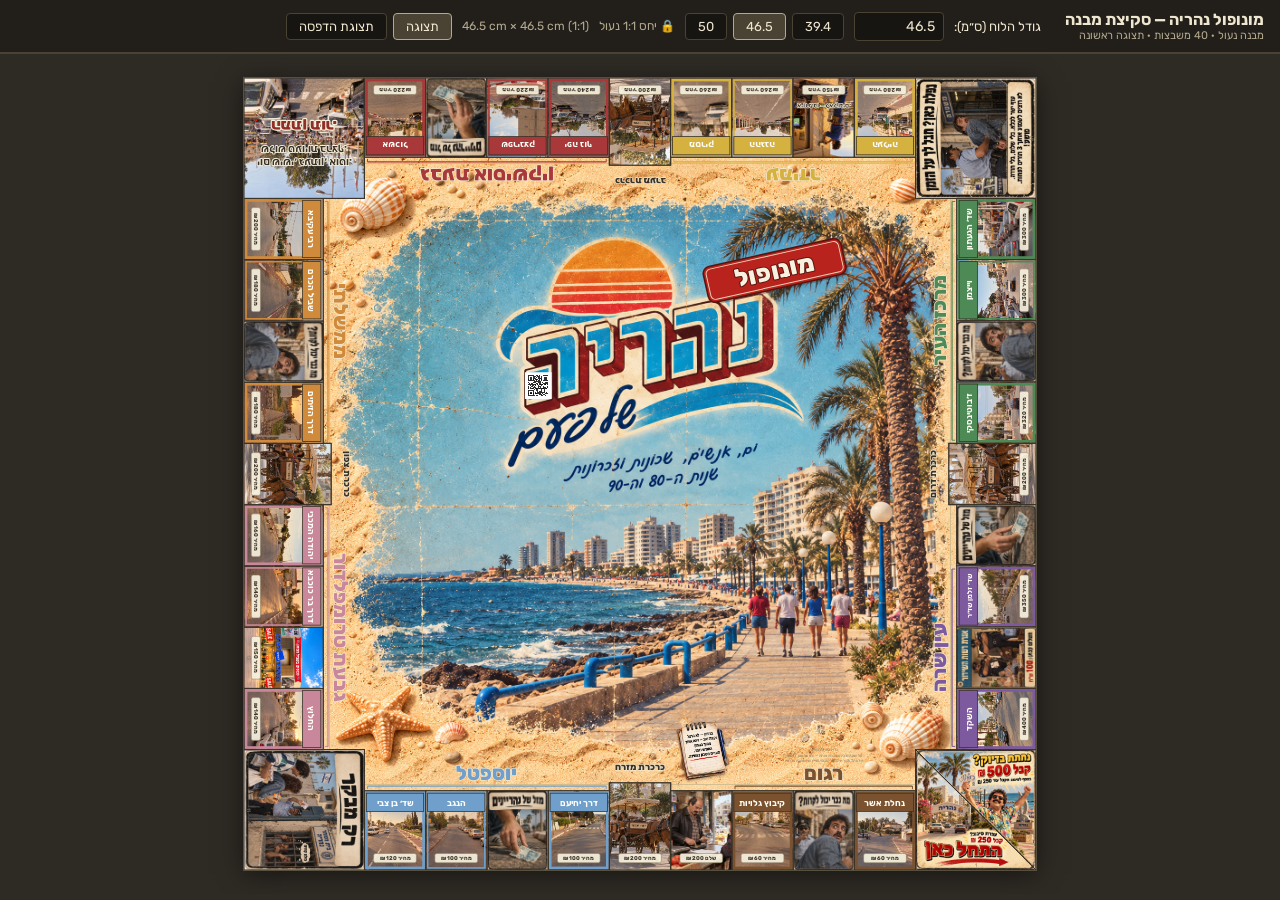
<file: monopoly/index.html>
<!DOCTYPE html>
<html lang="he" dir="rtl">
<head>
  <meta charset="UTF-8" />
  <meta name="viewport" content="width=device-width, initial-scale=1.0" />
  <title>מונופול נהריה — סקיצת מבנה</title>
  <link rel="preconnect" href="https://fonts.googleapis.com" />
  <link href="https://fonts.googleapis.com/css2?family=Rubik:wght@400;500;700;800&display=swap" rel="stylesheet" />
  <link rel="stylesheet" href="styles.css" />
</head>
<body>
  <header class="toolbar">
    <h1>מונופול נהריה — סקיצת מבנה <small>מבנה נעול · 40 משבצות · תצוגה ראשונה</small></h1>
    <div class="controls">
      <label for="board-size">גודל הלוח (ס״מ):</label>
      <input id="board-size" type="number" min="10" max="120" step="0.1" value="46.5" />
      <div class="presets" role="group" aria-label="גדלים מוכנים">
        <button type="button" data-preset="39.4">39.4</button>
        <button type="button" data-preset="46.5" class="active">46.5</button>
        <button type="button" data-preset="50">50</button>
      </div>
      <span class="lock" title="יחס תמונה נעול 1:1">🔒 יחס 1:1 נעול</span>
      <span id="size-label" class="size-label">46.5 cm × 46.5 cm (1:1)</span>
      <div class="modes" role="group" aria-label="מצבי תצוגה">
        <button type="button" data-mode="preview" aria-pressed="true">תצוגה</button>
        <button type="button" data-mode="print" aria-pressed="false">תצוגת הדפסה</button>
      </div>
    </div>
  </header>

  <main class="stage">
    <div class="board-frame">
      <svg id="board-svg" role="img" aria-label="לוח מונופול נהריה"></svg>
    </div>
  </main>

  <script src="board-data.js"></script>
  <script src="board.js"></script>
</body>
</html>
</file>
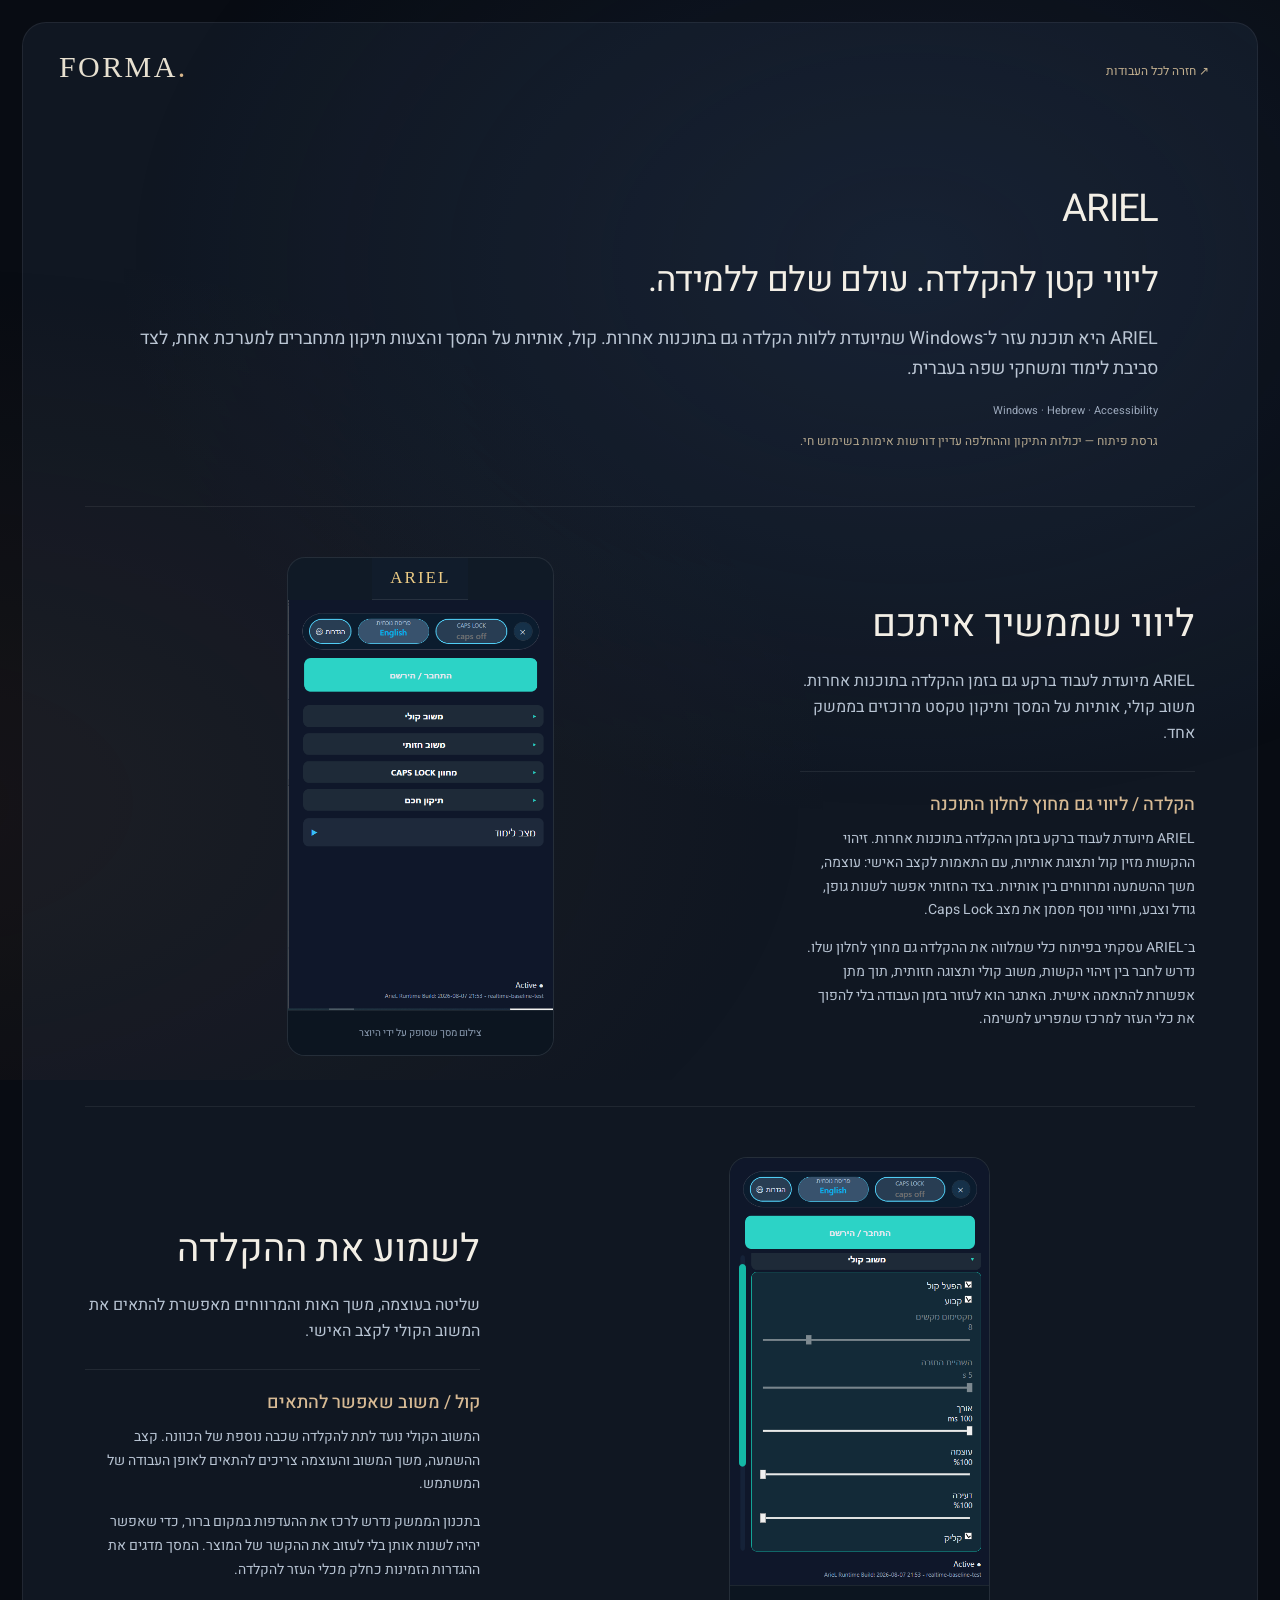
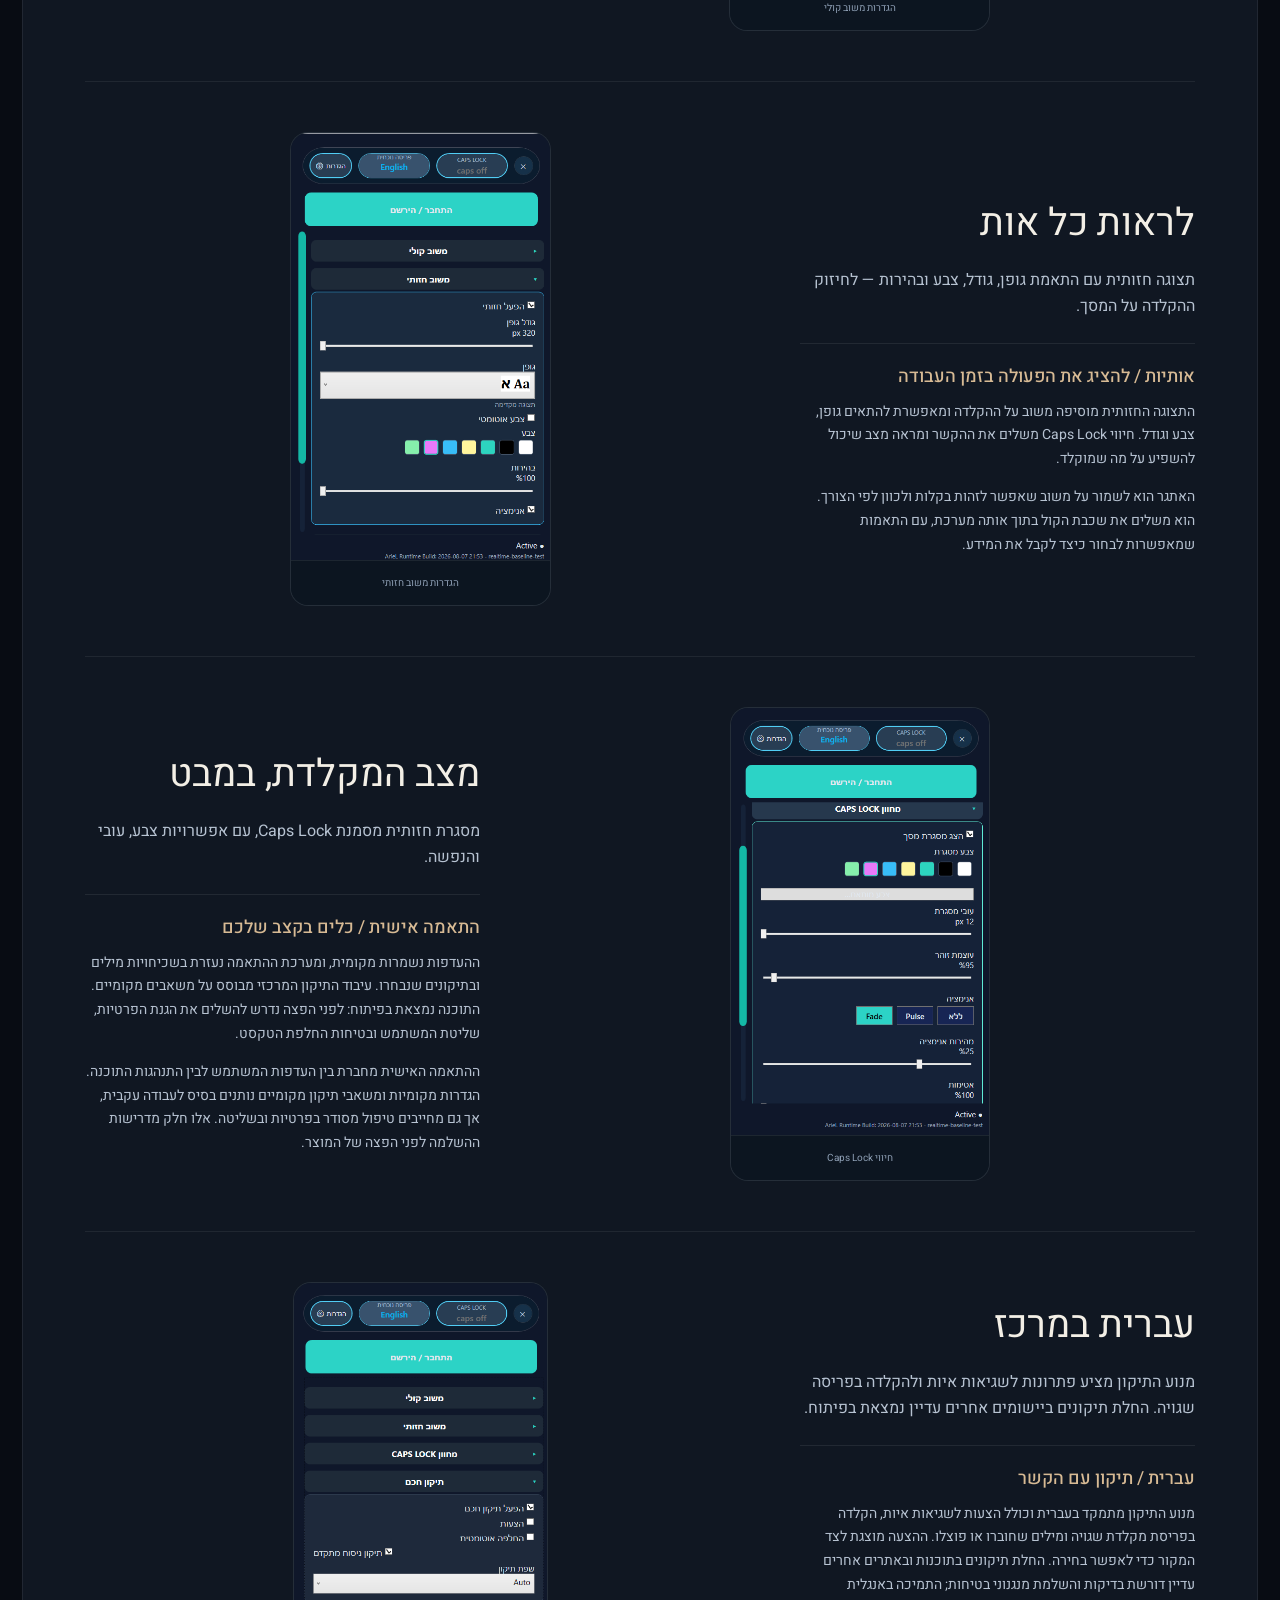
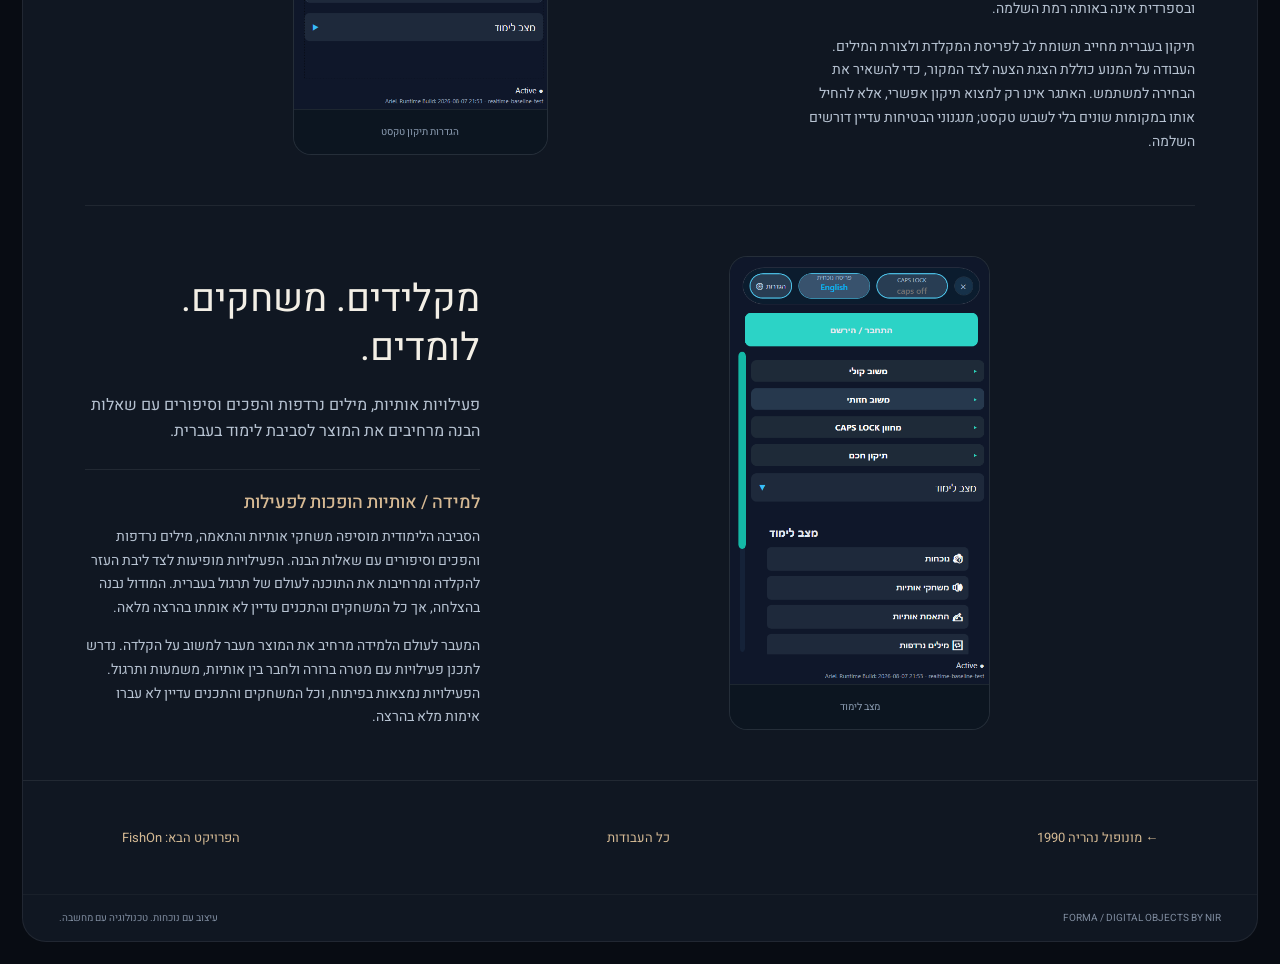
<file: ariel.html>
<!doctype html><html lang="he" dir="rtl"><head><meta charset="utf-8"><meta name="viewport" content="width=device-width,initial-scale=1"><title>ARIEL — עזר להקלדה ולמידה בעברית | FORMA</title><link rel="stylesheet" href="style.css?v=fill-frames-15"><meta name="description" content="תוכנת Windows עם משוב קולי וחזותי, הצעות לתיקון בעברית ומשחקי שפה. פרויקט בפיתוח."><meta name="theme-color" content="#101824"><link rel="canonical" href="https://noya-labs.github.io/forma-portfolio/ariel.html"><meta property="og:type" content="website"><meta property="og:locale" content="he_IL"><meta property="og:site_name" content="FORMA"><meta property="og:title" content="ARIEL — עזר להקלדה ולמידה בעברית | FORMA"><meta property="og:description" content="תוכנת Windows עם משוב קולי וחזותי, הצעות לתיקון בעברית ומשחקי שפה. פרויקט בפיתוח."><meta property="og:url" content="https://noya-labs.github.io/forma-portfolio/ariel.html"><meta property="og:image" content="https://noya-labs.github.io/forma-portfolio/media/ariel-1.png"><meta name="twitter:card" content="summary_large_image"><link rel="stylesheet" href="standard-projects.css?v=reference-22"></head><body class="project-page" data-project="c6"><main class="exhibition"><header><a class="project-brand" href="index.html" dir="ltr">FORMA<span>.</span></a><a class="back-to-work" href="index.html">חזרה לכל העבודות ↗</a></header><section class="project-intro"><span class="eyebrow project-category"></span><h1>ARIEL</h1><p class="project-summary"></p><div class="project-meta"><span class="project-tags" dir="ltr"></span><a class="project-live" target="_blank" rel="noopener noreferrer">פתיחת הפרויקט ↗</a></div><p class="project-status"></p></section><div id="project-chapters"></div><nav class="project-pagination" aria-label="פרויקטים נוספים"><a class="previous-work"></a><a href="index.html">כל העבודות</a><a class="next-work"></a></nav><footer><span dir="ltr">FORMA / DIGITAL OBJECTS BY NIR</span><span>עיצוב עם נוכחות. טכנולוגיה עם מחשבה.</span></footer></main><script src="projects.js?v=trading-fixed-4"></script><script src="standard-project-copy.js?v=reference-22"></script><script src="standard-project-page.js?v=reference-22"></script></body></html>
</file>
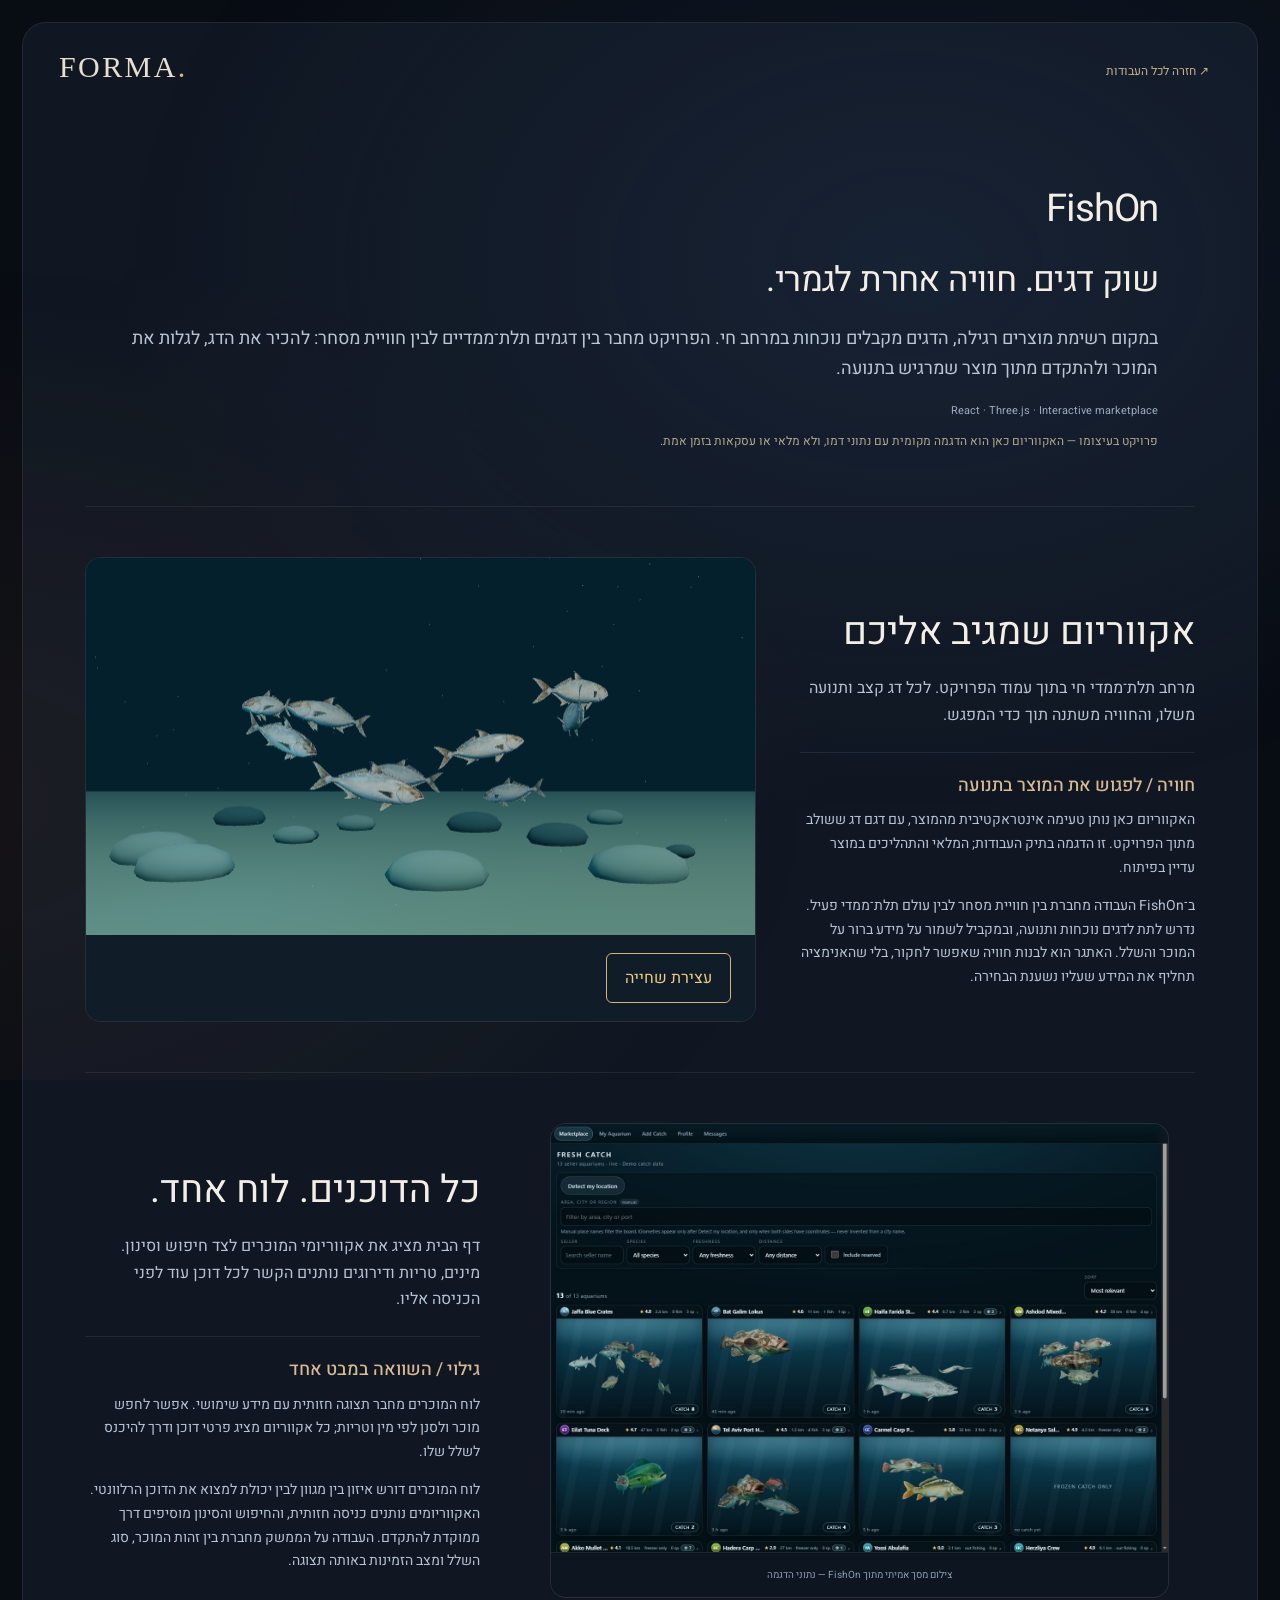
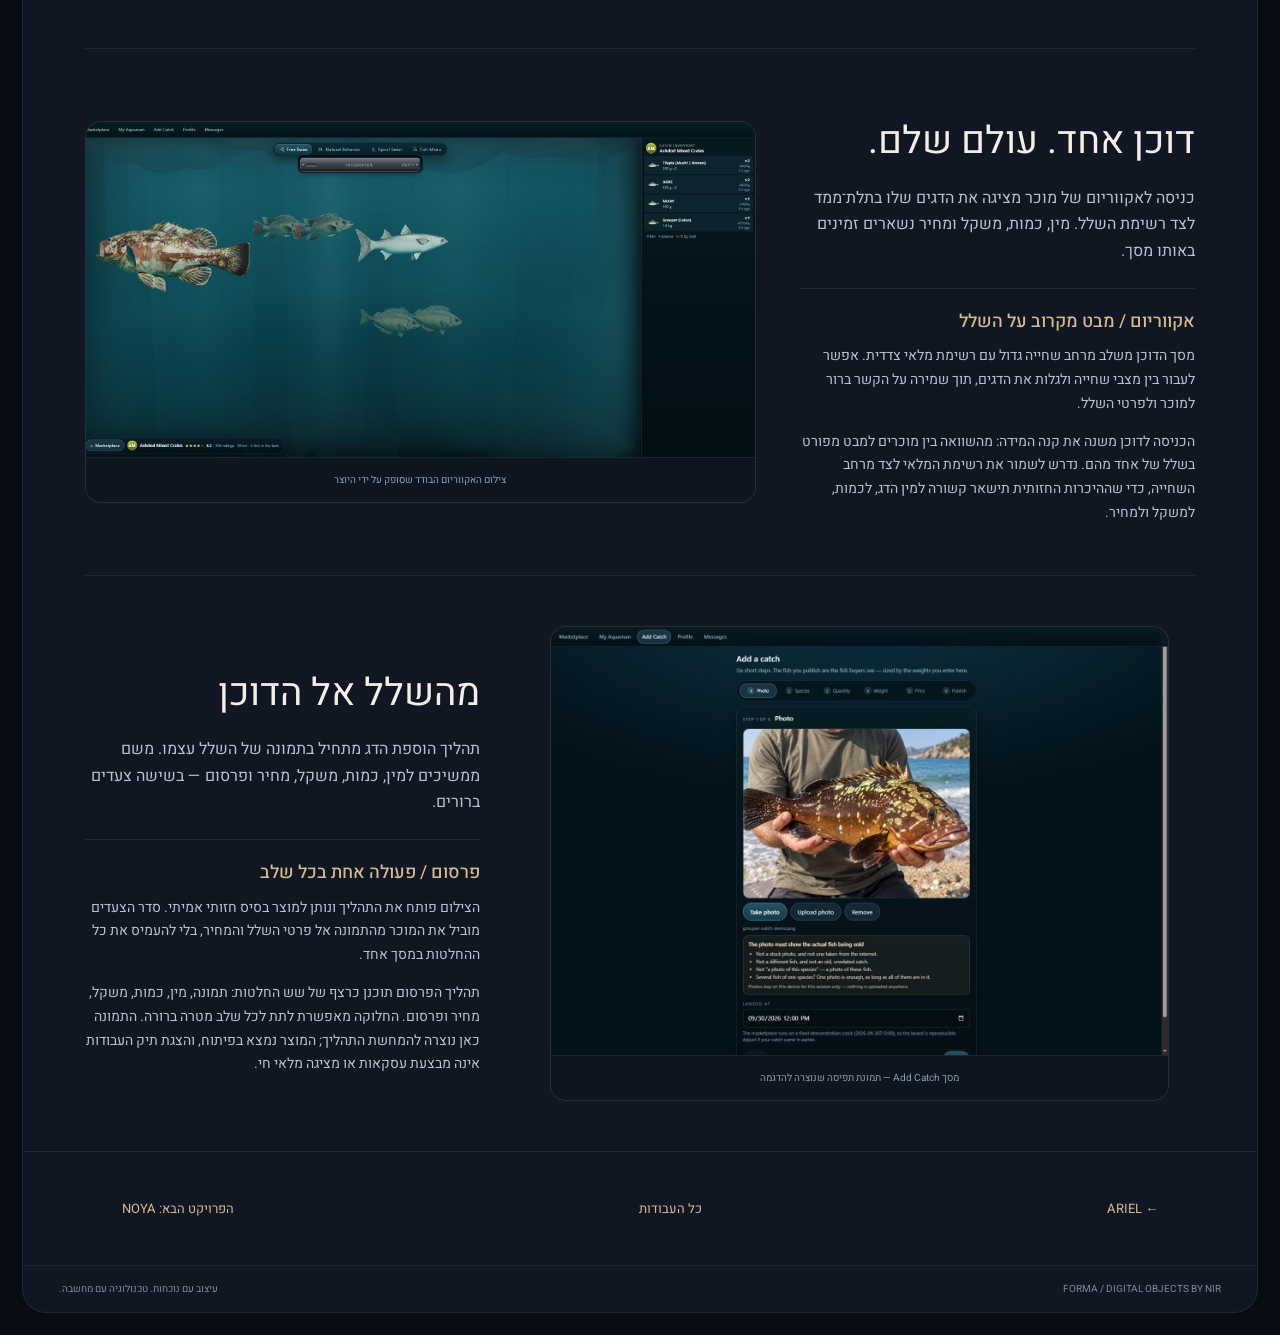
<file: fish.html>
<!doctype html><html lang="he" dir="rtl"><head><meta charset="utf-8"><meta name="viewport" content="width=device-width,initial-scale=1"><title>FISH — מסחר בדגים ואקווריום חי | FORMA</title><link rel="stylesheet" href="style.css?v=fill-frames-15"><meta name="description" content="פרויקט בפיתוח: חוויית מסחר בדגים עם אקווריום תלת־ממדי אינטראקטיבי."><meta name="theme-color" content="#101824"><link rel="canonical" href="https://noya-labs.github.io/forma-portfolio/fish.html"><meta property="og:type" content="website"><meta property="og:locale" content="he_IL"><meta property="og:site_name" content="FORMA"><meta property="og:title" content="FISH — מסחר בדגים ואקווריום חי | FORMA"><meta property="og:description" content="פרויקט בפיתוח: חוויית מסחר בדגים עם אקווריום תלת־ממדי אינטראקטיבי."><meta property="og:url" content="https://noya-labs.github.io/forma-portfolio/fish.html"><meta property="og:image" content="https://noya-labs.github.io/forma-portfolio/media/fish-cover.png"><meta name="twitter:card" content="summary_large_image"><style>.fish-tank{margin:30px 3.2%;border:1px solid #ffffff20;border-radius:16px;overflow:hidden;background:#04202d}.tank-view{height:clamp(340px,50vw,560px)}.tank-view canvas{width:100%;height:100%;display:block;touch-action:pan-y}.tank-controls{padding:18px 24px;display:flex;gap:20px;align-items:center;justify-content:space-between;color:#c2d5dd;background:#101c28}.tank-pause{border:1px solid #d5b379;border-radius:6px;padding:12px 18px;background:transparent;color:#edcc85;font-size:16px;cursor:pointer}.tank-status{font-size:16px;line-height:1.6}.tank-status:empty{display:none}.tank-controls{justify-content:flex-end}@media(max-width:650px){.tank-controls{flex-direction:column;align-items:stretch}.tank-view{height:380px}}</style><link rel="stylesheet" href="standard-projects.css?v=reference-22"></head><body class="project-page" data-project="c7"><main class="exhibition"><header><a class="project-brand" href="index.html" dir="ltr">FORMA<span>.</span></a><a class="back-to-work" href="index.html">חזרה לכל העבודות ↗</a></header><section class="project-intro"><span class="eyebrow project-category"></span><h1>FishOn</h1><p class="project-summary"></p><div class="project-meta"><span class="project-tags" dir="ltr"></span><a class="project-live" target="_blank" rel="noopener noreferrer">פתיחת הפרויקט ↗</a></div><p class="project-status"></p></section><section class="fish-tank" aria-label="אקווריום אינטראקטיבי"><div class="tank-view"><canvas tabindex="0" aria-label="דגים שוחים בתלת־ממד ומתקרבים לסמן; אפשר להחזיק דג עם העכבר או במגע"></canvas></div><div class="tank-controls"><span class="tank-status" role="status">טוען את האקווריום…</span><button class="tank-pause" aria-pressed="false">עצירת שחייה</button></div></section><div id="project-chapters"></div><nav class="project-pagination" aria-label="פרויקטים נוספים"><a class="previous-work"></a><a href="index.html">כל העבודות</a><a class="next-work"></a></nav><footer><span dir="ltr">FORMA / DIGITAL OBJECTS BY NIR</span><span>עיצוב עם נוכחות. טכנולוגיה עם מחשבה.</span></footer></main><script src="projects.js?v=catch-beach-6"></script><script src="standard-project-copy.js?v=reference-22"></script><script src="standard-project-page.js?v=reference-22"></script><script type="module" src="fish-aquarium.js?v=discover-5"></script></body></html>
</file>
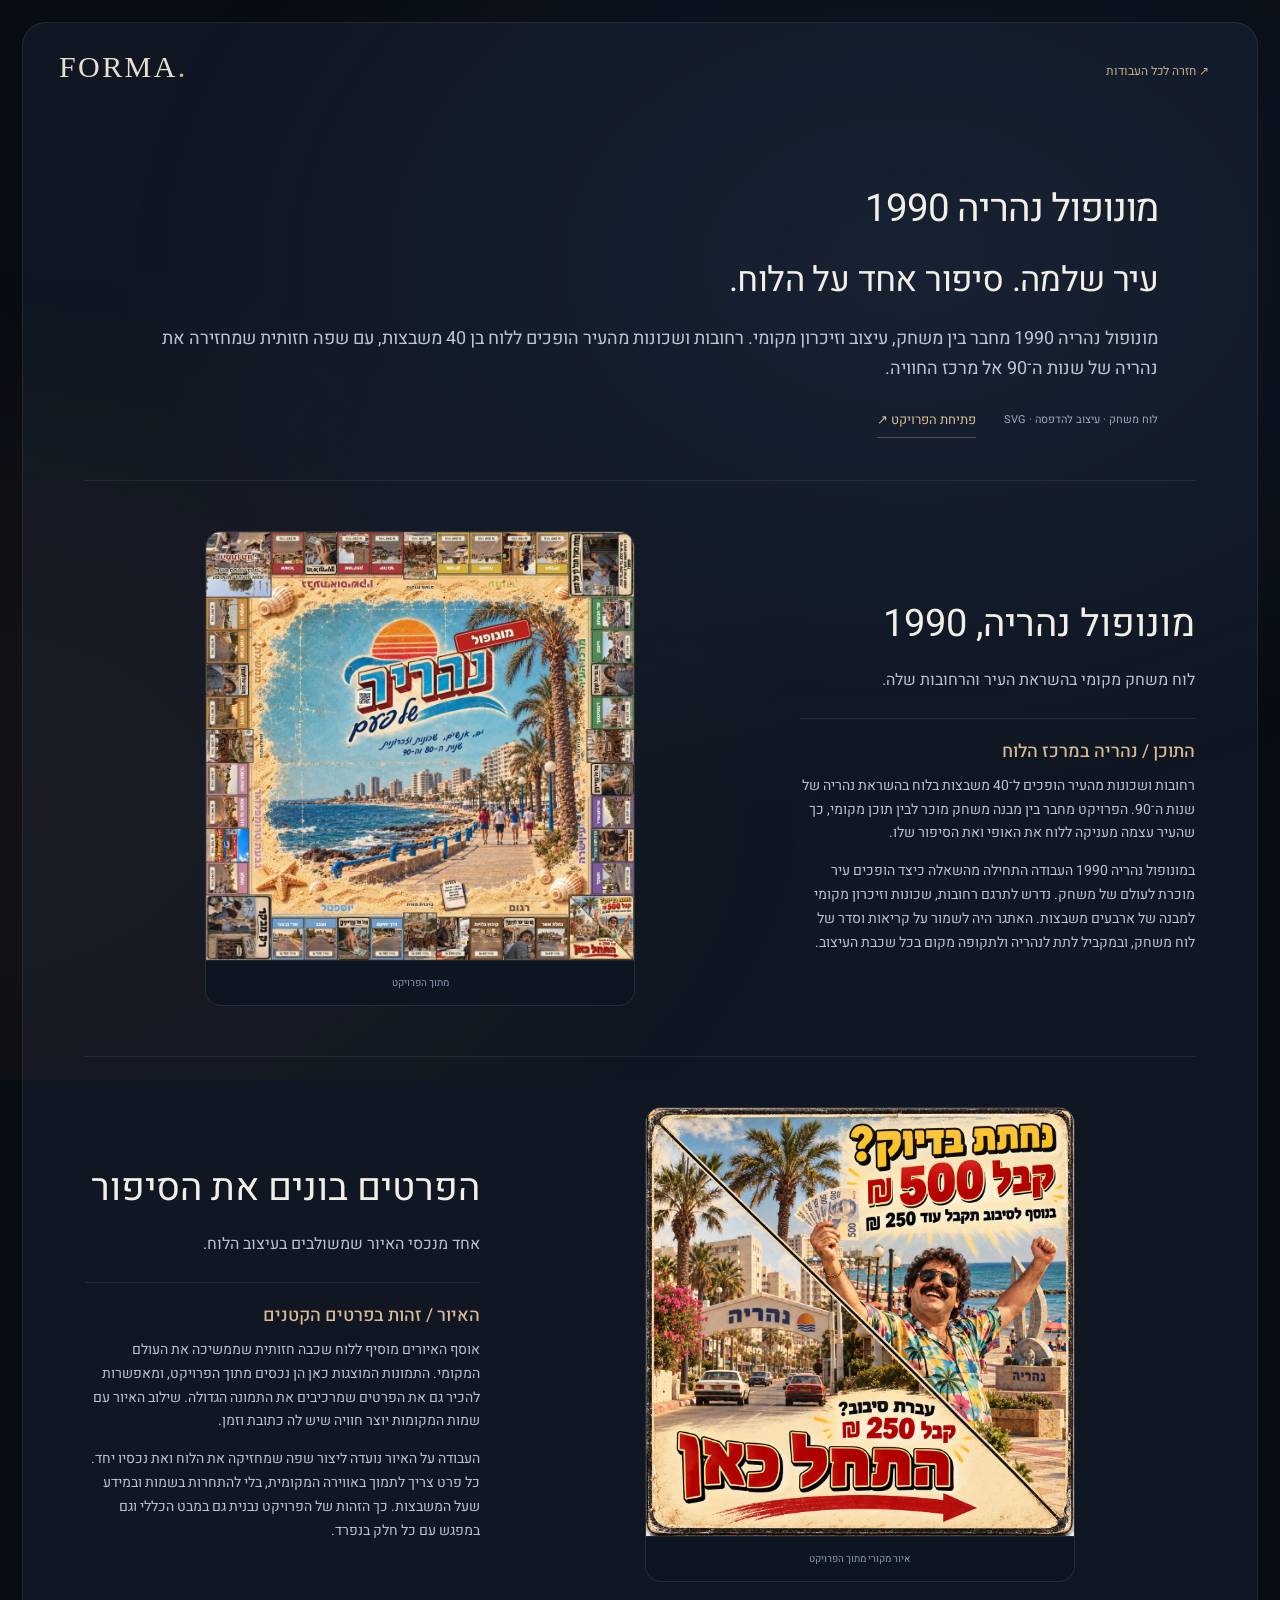
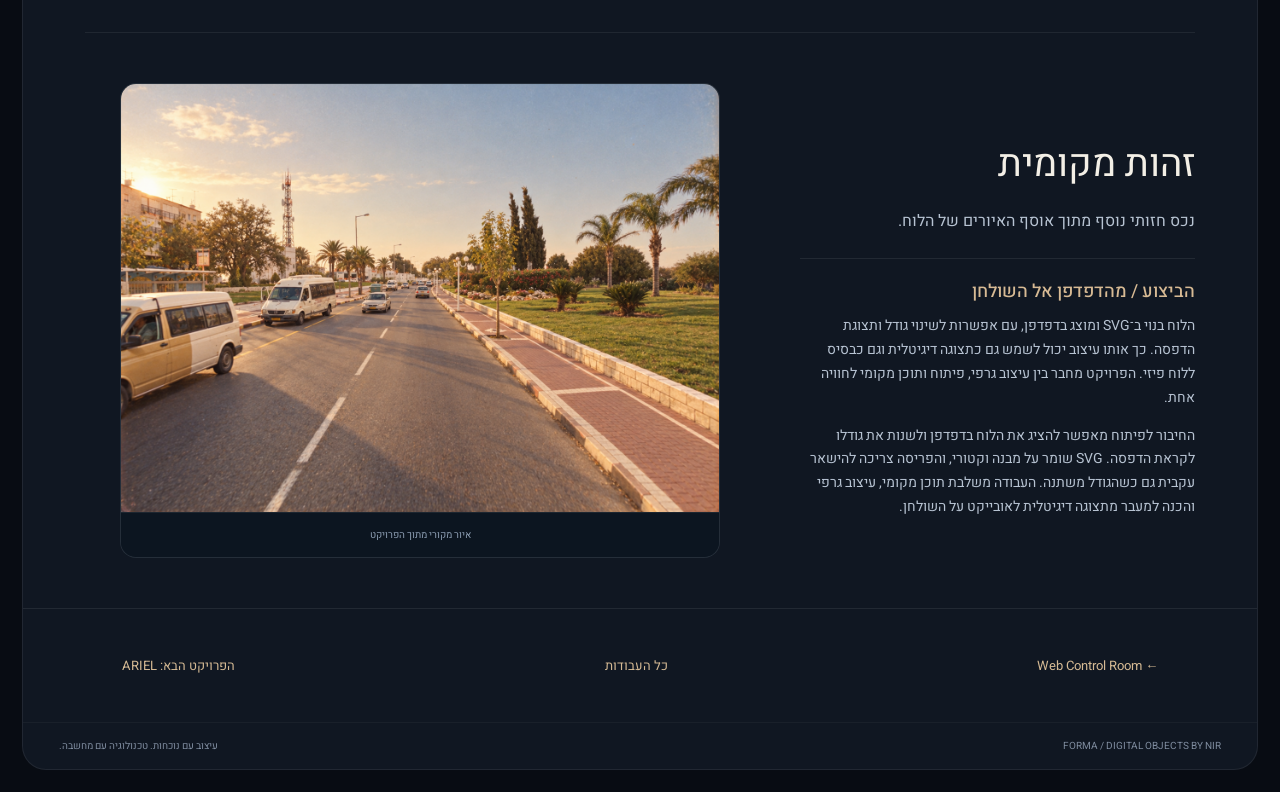
<file: nahariya-1990.html>
<!doctype html><html lang="he" dir="rtl"><head><meta charset="utf-8"><meta name="viewport" content="width=device-width,initial-scale=1"><title>מונופול נהריה 1990 — עיצוב ומשחק | FORMA</title><link rel="stylesheet" href="style.css?v=fill-frames-15"><meta name="description" content="לוח משחק מקומי בהשראת נהריה של שנות ה־90: איורים, רחובות ועיצוב דיגיטלי להדפסה."><meta name="theme-color" content="#101824"><link rel="canonical" href="https://noya-labs.github.io/forma-portfolio/nahariya-1990.html"><meta property="og:type" content="website"><meta property="og:locale" content="he_IL"><meta property="og:site_name" content="FORMA"><meta property="og:title" content="מונופול נהריה 1990 — עיצוב ומשחק | FORMA"><meta property="og:description" content="לוח משחק מקומי בהשראת נהריה של שנות ה־90: איורים, רחובות ועיצוב דיגיטלי להדפסה."><meta property="og:url" content="https://noya-labs.github.io/forma-portfolio/nahariya-1990.html"><meta property="og:image" content="https://noya-labs.github.io/forma-portfolio/monopoly-cover.jpg"><meta name="twitter:card" content="summary_large_image"><link rel="stylesheet" href="standard-projects.css?v=reference-22"></head><body class="project-page" data-project="c5"><main class="exhibition"><header><a class="project-brand" href="index.html" dir="ltr">FORMA<span>.</span></a><a class="back-to-work" href="index.html">חזרה לכל העבודות ↗</a></header><section class="project-intro"><span class="eyebrow project-category"></span><h1>מונופול נהריה 1990</h1><p class="project-summary"></p><div class="project-meta"><span class="project-tags" dir="ltr"></span><a class="project-live" target="_blank" rel="noopener noreferrer">פתיחת הפרויקט ↗</a></div><p class="project-status"></p></section><div id="project-chapters"></div><nav class="project-pagination" aria-label="פרויקטים נוספים"><a class="previous-work"></a><a href="index.html">כל העבודות</a><a class="next-work"></a></nav><footer><span dir="ltr">FORMA / DIGITAL OBJECTS BY NIR</span><span>עיצוב עם נוכחות. טכנולוגיה עם מחשבה.</span></footer></main><script src="projects.js?v=full-board-7"></script><script src="standard-project-copy.js?v=reference-22"></script><script src="standard-project-page.js?v=reference-22"></script></body></html>
</file>
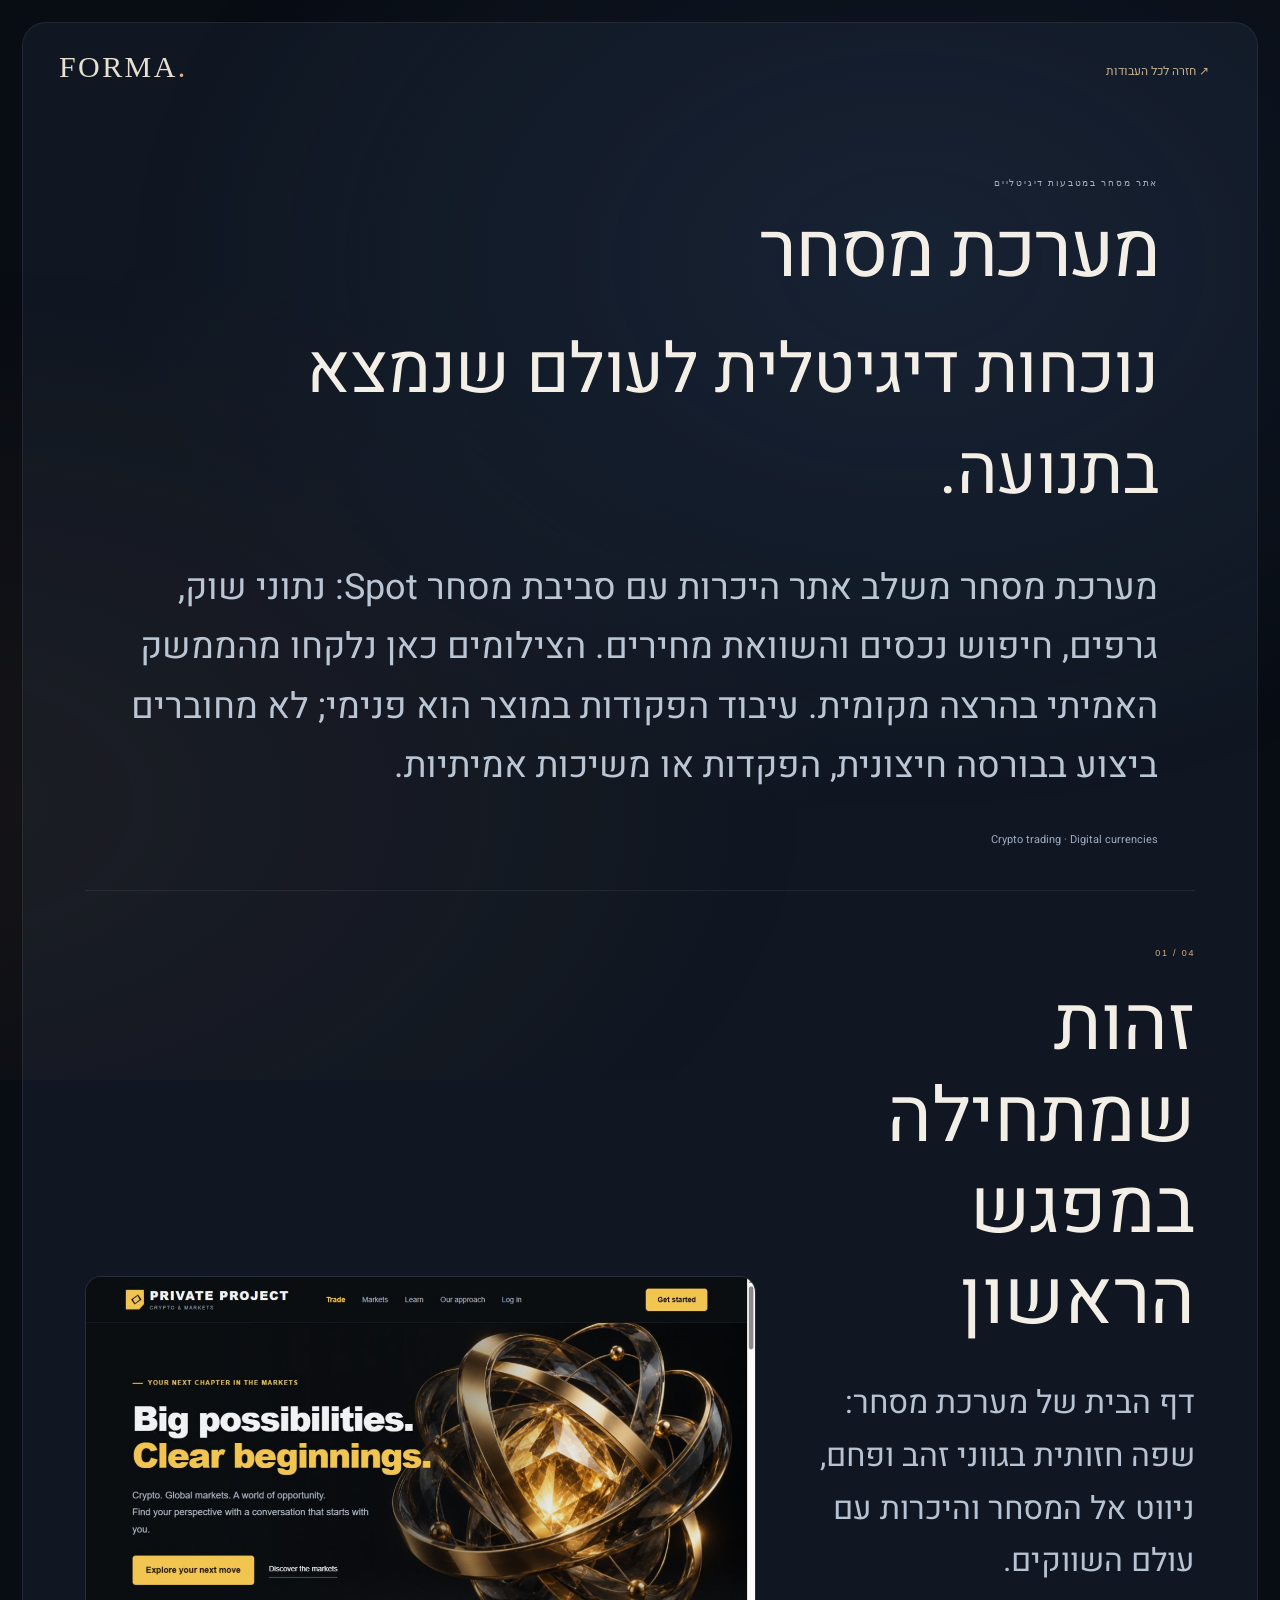
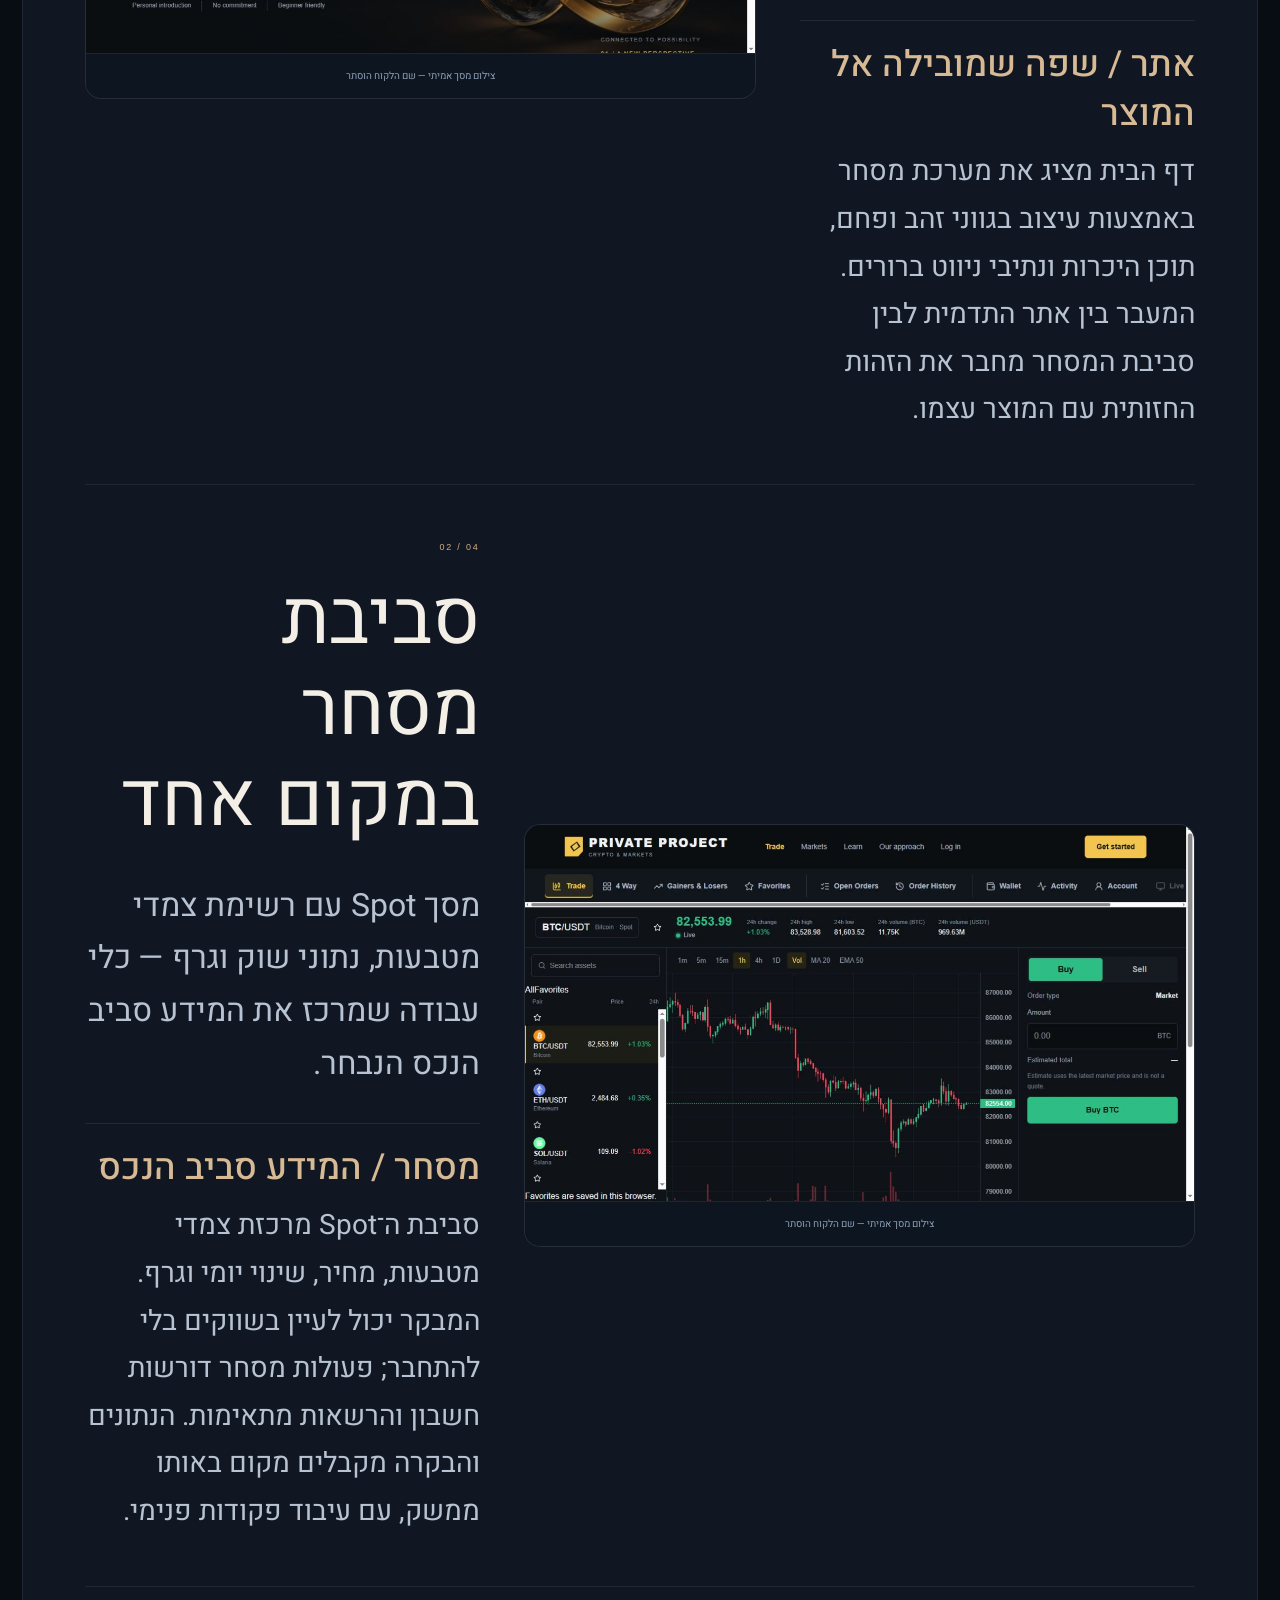
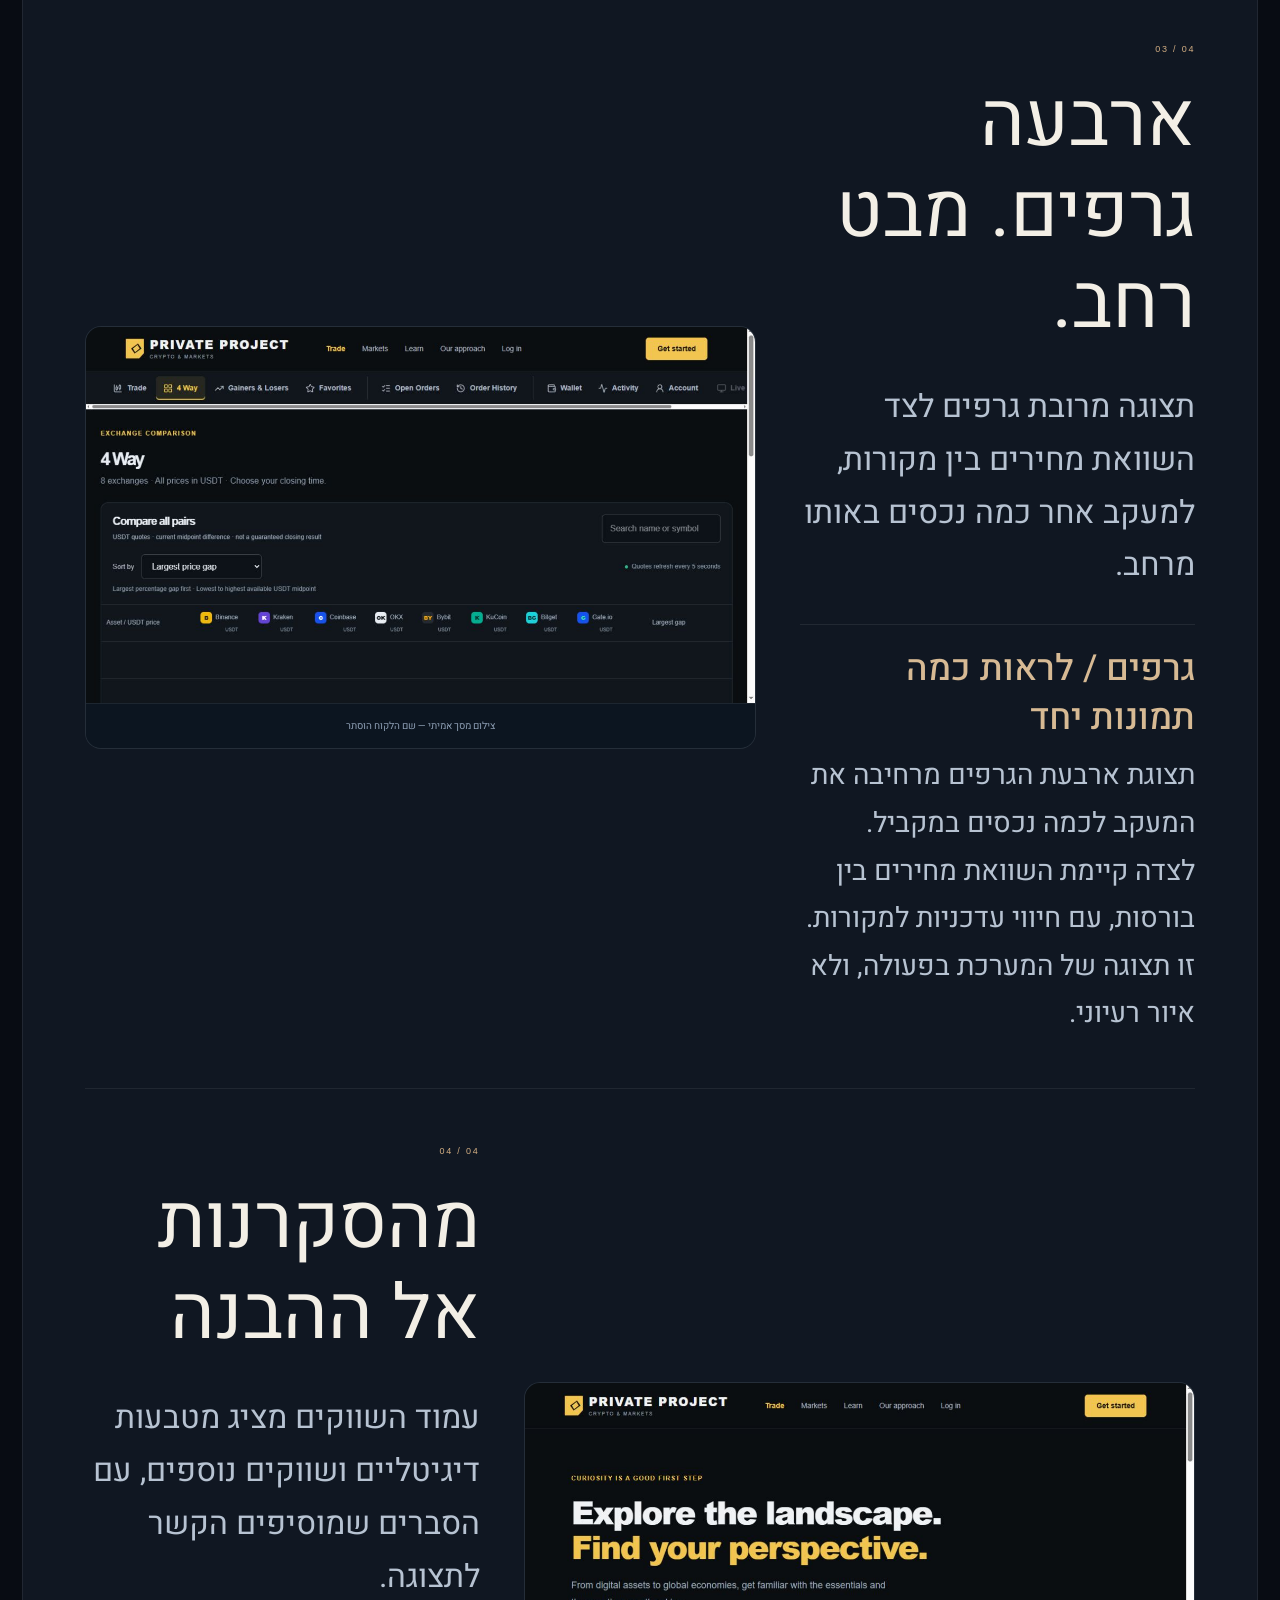
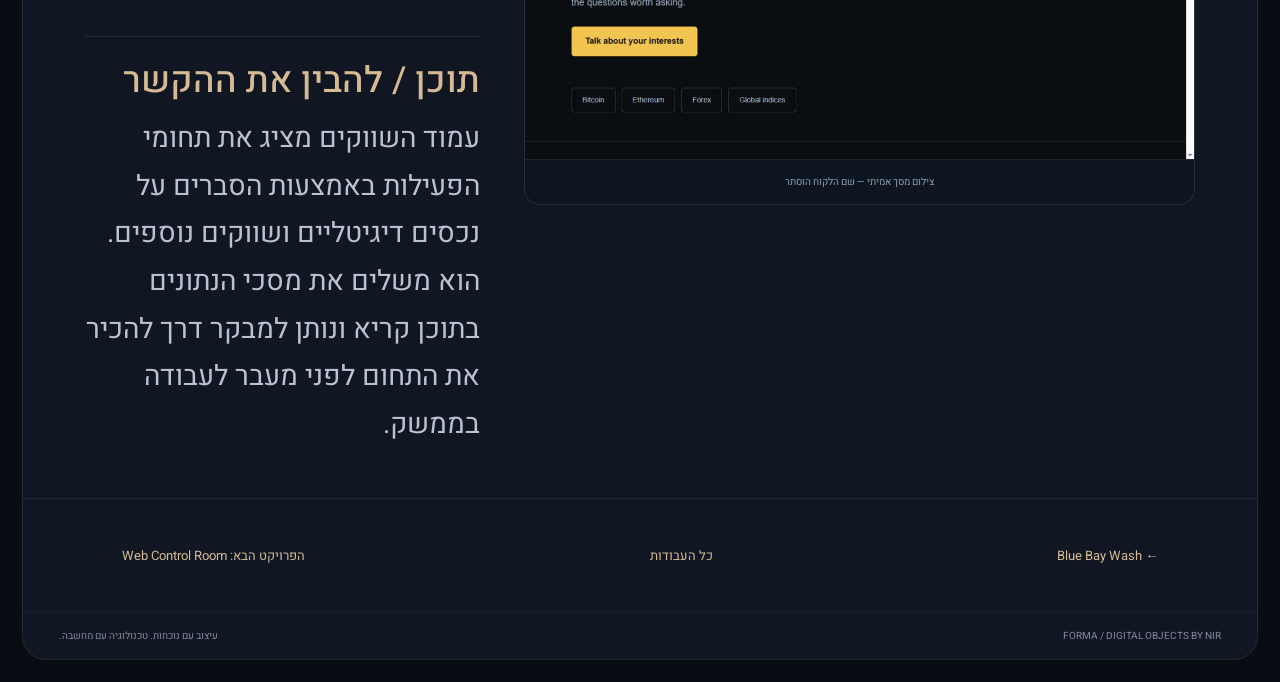
<file: nexora.html>
<!doctype html><html lang="he" dir="rtl"><head><meta charset="utf-8"><meta name="viewport" content="width=device-width,initial-scale=1"><title>NEXORA — FORMA</title><link rel="stylesheet" href="style.css"></head><body class="project-page" data-project="c3"><main class="exhibition"><header><a class="project-brand" href="index.html" dir="ltr">FORMA<span>.</span></a><a class="back-to-work" href="index.html">חזרה לכל העבודות ↗</a></header><section class="project-intro"><span class="eyebrow project-category"></span><h1></h1><p class="project-summary"></p><div class="project-meta"><span class="project-tags" dir="ltr"></span><a class="project-live" target="_blank" rel="noopener noreferrer">פתיחת הפרויקט ↗</a></div><p class="project-status"></p></section><div id="project-chapters"></div><nav class="project-pagination" aria-label="פרויקטים נוספים"><a class="previous-work"></a><a href="index.html">כל העבודות</a><a class="next-work"></a></nav><footer><span dir="ltr">FORMA / DIGITAL OBJECTS BY NIR</span><span>עיצוב עם נוכחות. טכנולוגיה עם מחשבה.</span></footer></main><script src="projects.js"></script><script src="project-page.js"></script></body></html>
</file>
<file: monopoly/styles.css>
/* Nahariya Monopoly — page shell styles.
   The SVG viewBox is the canonical geometry; the physical board size
   is applied here via --board-size only, so resizing never changes
   relative geometry. Aspect ratio stays locked 1:1. */

:root {
  --board-size: 46.5cm;
  --ink: #3a3226;
  --paper: #efe6cf;
  --accent: #8f2f28;
}

* { box-sizing: border-box; }

html, body {
  margin: 0;
  padding: 0;
  background: #2e2a24;
  color: #efe6cf;
  font-family: Rubik, "Segoe UI", Arial, sans-serif;
}

.toolbar {
  padding: 10px 16px;
  background: #221f1a;
  border-bottom: 2px solid #4a4232;
  display: flex;
  flex-wrap: wrap;
  gap: 10px 24px;
  align-items: center;
}

.toolbar h1 { font-size: 16px; margin: 0; font-weight: 700; }
.toolbar h1 small { display: block; font-size: 11px; font-weight: 400; color: #b3a98f; }

.controls { display: flex; align-items: center; gap: 10px; flex-wrap: wrap; }
.controls label { font-size: 13px; }

#board-size {
  width: 90px;
  padding: 5px 8px;
  font-size: 14px;
  font-family: inherit;
  border: 1px solid #4a4232;
  background: #171512;
  color: #efe6cf;
  border-radius: 4px;
}

.presets, .modes { display: flex; gap: 6px; }

.controls button {
  padding: 5px 12px;
  font-size: 13px;
  font-family: inherit;
  border: 1px solid #4a4232;
  background: #171512;
  color: #efe6cf;
  border-radius: 4px;
  cursor: pointer;
}
.controls button:hover { background: #35302a; }
.controls button.active, .controls button[aria-pressed="true"] {
  border-color: #b3a98f;
  background: #4a4232;
}

.lock { font-size: 12px; color: #b3a98f; }
.size-label { font-size: 12px; color: #b3a98f; direction: ltr; }

/* Print preview: white sheet around the board, board at exact physical size. */
body.print-preview {
  background: #9c9488;
}
body.print-preview .toolbar { border-bottom-color: #7a7266; }

.stage {
  padding: 24px;
  display: flex;
  justify-content: center;
  align-items: flex-start;
  overflow: auto;
}

/* Preview mode: fit to screen for review (proportional scale only —
   the viewBox geometry is untouched). Print preview shows true cm size. */
.board-frame {
  flex: none; /* never shrink: physical cm size must stay exact */
  width: min(var(--board-size), 88vmin);
  height: min(var(--board-size), 88vmin); /* 1:1 aspect locked */
  background: #f1e8d2;
  box-shadow: 0 4px 24px rgba(0, 0, 0, 0.5);
  outline: 1px solid #57503f;
}

body.print-preview .board-frame {
  width: var(--board-size);
  height: var(--board-size);
  box-shadow: none;
  outline: none;
}

.board-frame svg {
  display: block;
  width: 100%;
  height: 100%;
  aspect-ratio: 1 / 1;
}

/* ------------------------------------------------------------------
   PRINT — the board alone, at its exact 46.5 × 46.5 cm cut size.
   The page box IS the board, so the SVG's 1:1 viewBox fills it exactly.
   Only the board prints: no toolbar, no controls, no stage padding and
   no dark preview background. (Bleed and CMYK are out of scope here.)
   ------------------------------------------------------------------ */
@page {
  size: 46.5cm 46.5cm;
  margin: 0;
}

@media print {
  html,
  body {
    margin: 0 !important;
    padding: 0 !important;
    width: 46.5cm !important;
    height: 46.5cm !important;
    background: #ffffff !important;   /* never the dark preview colour */
    -webkit-print-color-adjust: exact;
    print-color-adjust: exact;
  }

  /* editor / preview chrome must not appear on the sheet */
  .toolbar,
  .controls,
  .presets,
  .modes,
  .lock,
  .size-label {
    display: none !important;
  }

  .stage {
    display: block !important;
    margin: 0 !important;
    padding: 0 !important;
    overflow: visible !important;
    width: 46.5cm !important;
    height: 46.5cm !important;
    background: transparent !important;
  }

  /* both the preview and the print-preview frame become the exact board */
  .board-frame,
  body.print-preview .board-frame {
    flex: none !important;
    width: 46.5cm !important;
    height: 46.5cm !important;
    min-width: 0 !important;
    min-height: 0 !important;
    max-width: none !important;
    max-height: none !important;
    margin: 0 !important;
    padding: 0 !important;
    box-shadow: none !important;
    outline: none !important;
    border: 0 !important;
    background: #f1e8d2 !important;   /* the board's own paper tone */
    -webkit-print-color-adjust: exact;
    print-color-adjust: exact;
  }

  #board-svg {
    display: block !important;
    width: 46.5cm !important;
    height: 46.5cm !important;
    -webkit-print-color-adjust: exact;
    print-color-adjust: exact;
  }
}
</file>
<file: style.css>
@import url('https://fonts.googleapis.com/css2?family=Heebo:wght@400;500;700;900&display=swap');
*{box-sizing:border-box}body{margin:0;background:#eeeeed;color:#111;font:14px Heebo,Arial,sans-serif;padding:5vh 3vw}button,a{-webkit-tap-highlight-color:transparent}button{border:0;background:none;color:inherit;font:inherit;cursor:pointer}a{color:inherit;text-decoration:none}a:focus-visible,button:focus-visible{outline:2px solid #555;outline-offset:6px}.exhibition{background:#fff;border-radius:16px;min-height:90vh;position:relative;overflow:hidden}header{position:relative;z-index:3;padding:24px 28px;display:flex;justify-content:space-between;gap:20px;font-size:14px;direction:ltr}nav{display:flex;gap:12px;direction:rtl}nav button{padding:0;color:#898989}nav button[aria-pressed=true]{color:#111;font-weight:700}.top-note{font:12px Arial,sans-serif;letter-spacing:.03em}.title{text-align:center;position:relative;z-index:1;margin:0 auto;pointer-events:none}.title h1{font:900 clamp(45px,5vw,78px)/.85 Arial,sans-serif;letter-spacing:-.075em;margin:7px 0 20px}.title p{font-size:14px;margin:0;color:#777}.stage{height:58vh;min-height:420px;perspective:1200px;position:relative;display:flex;align-items:center;justify-content:center;touch-action:pan-y}.track{position:relative;width:1120px;height:320px;flex-shrink:0;transform-style:preserve-3d;transform:rotateX(-7deg) rotateY(var(--yaw,-14deg)) translateX(var(--pan,0px));transition:transform .6s cubic-bezier(.2,.7,.2,1)}.card{position:absolute;left:calc(var(--i)*150px);top:var(--top,0px);width:215px;height:300px;transform:rotateY(-31deg) translateZ(var(--depth,0px));transform-style:preserve-3d;display:flex;flex-direction:column;padding:18px;overflow:hidden;box-shadow:12px 18px 20px #00000013;transition:transform .45s,box-shadow .45s;direction:ltr}.card:hover,.card:focus-visible{transform:rotateY(-10deg) translateZ(85px) translateY(-18px);box-shadow:15px 25px 40px #00000024;z-index:4}.number{font:12px Arial,sans-serif;letter-spacing:.025em}.card strong{font:italic 53px Georgia,serif;line-height:1;letter-spacing:-3px;margin:auto 0}.bottom{font-size:12px;margin-top:auto;overflow-wrap:anywhere}.c1{--i:0;--top:30px;background:#ded4b5;color:#564827}.c2{--i:1;--top:4px;background:#a3c2cd;color:#193b50}.c2 strong{font-size:62px}.c3{--i:2;--top:35px;background:#17171b;color:#d2ef74}.c3 strong{font:900 35px/.95 Arial,sans-serif;letter-spacing:-2px}.c4{--i:3;--top:0px;--depth:20px;background:#182628;color:#fff}.c4 img{width:calc(100% + 36px);margin:25px -18px 0;height:115px;object-fit:cover}.c4 strong.wcr-title{font:900 26px/1 Arial,sans-serif;letter-spacing:-1px;margin:15px 0}.c5{--i:4;--top:-22px;background:#772b39;color:#f2e4d5}.c5 strong{font-size:37px;letter-spacing:-2px}.c6{--i:5;--top:-2px;background:#e7e2db;color:#7d7568}.c7{--i:6;--top:-43px;background:#2e3041;color:#d7d5e2}.pending{border:1px dashed #999}.pending strong{font-size:43px}.pending .bottom{direction:rtl}.exhibition footer{padding:20px 28px;display:flex;justify-content:space-between;align-items:center;color:#777;font-size:12px;gap:25px}.exhibition footer button{font-size:12px}dialog{border:0;border-radius:12px;padding:45px;max-width:520px;width:90%;color:#111;box-shadow:0 20px 90px #0003}dialog::backdrop{background:#0006;backdrop-filter:blur(6px)}dialog .close{position:absolute;top:10px;left:15px;font-size:28px}dialog h2{font-size:30px}dialog p{font-size:16px;line-height:1.8}dialog a{display:inline-block;margin-top:15px;border-bottom:1px solid #111}body.index-mode .stage{height:auto;min-height:0;padding:45px 40px;perspective:none}body.index-mode .track{width:100%;height:auto;display:grid;grid-template-columns:repeat(4,minmax(0,1fr));gap:28px;transform:none;direction:ltr}body.index-mode .card{position:relative;left:auto;top:auto;width:100%;height:300px;transform:none}body.index-mode .card:hover{transform:translateY(-7px)}body.index-mode .title h1{font-size:52px}@media(min-width:1600px){.track{transform:scale(1.15) rotateX(-7deg) rotateY(var(--yaw,-14deg)) translateX(var(--pan,0px))}}@media(max-width:1050px){.track{transform:scale(.8) rotateX(-7deg) rotateY(var(--yaw,-14deg)) translateX(var(--pan,0px))}body.index-mode .track{grid-template-columns:repeat(3,minmax(0,1fr))}}@media(max-width:650px){body{padding:14px 10px}.exhibition{min-height:calc(100dvh - 28px)}header{padding:20px 15px}.top-note{display:none}.title{margin-top:25px}.title h1{font-size:53px}.stage{height:55vh;min-height:350px;justify-content:flex-start;overflow-x:auto;perspective:none;direction:ltr;padding:30px 25px}.track{width:1360px;height:300px;transform:none!important}.card{left:calc(var(--i)*180px);width:200px;height:280px;transform:rotateY(-22deg) rotateZ(-3deg);top:var(--top);box-shadow:10px 15px 25px #0002}.card:hover{transform:translateY(-10px)}.exhibition footer{padding:20px 15px;gap:15px;flex-wrap:wrap}.exhibition footer>span:nth-child(2){display:none}body.index-mode .stage{padding:30px 18px}body.index-mode .track{grid-template-columns:repeat(2,minmax(0,1fr));gap:20px 12px}body.index-mode .card{height:255px;padding:12px}.card strong{font-size:40px}.c3 strong{font-size:27px}.c5 strong{font-size:28px}.c4 strong.wcr-title{font-size:21px}.number{font-size:12px}.c4 img{width:calc(100% + 24px);margin-left:-12px;margin-right:-12px}dialog{padding:35px 25px}}@media(prefers-reduced-motion:reduce){*{transition:none!important}.track{transform:rotateY(-14deg)}}
.project-category{font-size:14px;color:#777}#project-dialog h2{text-align:right;letter-spacing:-1px}#project-dialog .project-tags{font-size:14px;color:#666;border-top:1px solid #ddd;padding-top:15px;text-align:right}#project-dialog .project-live[hidden]{display:none}
.dynamic-cover{position:relative;flex:1;min-height:180px;margin:18px -18px 14px;overflow:hidden}.dynamic-cover img{position:absolute;width:100%;height:100%;object-fit:cover;inset:0}.noya-media{background:#09090c}.c1{background:#100d1a;color:#eae5f3}.noya-media img{object-fit:contain;padding:18px;animation:productFloat 7s ease-in-out infinite;filter:drop-shadow(0 15px 18px #ad75ef55)}.bay-media img{animation:photoDrift 12s ease-in-out infinite}.bay-media .slide-1{animation:photoSwap 12s ease-in-out infinite,photoDrift 12s ease-in-out infinite}.c2{background:#133e53;color:white}.nexora-motion strong{animation:typePulse 7s ease-in-out infinite}.nexora-motion{background:linear-gradient(140deg,#17171b,#263c24,#17171b);background-size:250% 250%;animation:colorShift 10s ease-in-out infinite}.dashboard-motion img{animation:dashboardPan 10s ease-in-out infinite;object-fit:cover;object-position:left center}.motion-paused .card,.motion-paused .card *{animation-play-state:paused!important}@keyframes productFloat{0%,100%{transform:translateY(6px) scale(.92) rotate(-4deg)}50%{transform:translateY(-8px) scale(1.07) rotate(4deg)}}@keyframes photoDrift{0%,100%{transform:scale(1.05) translateX(-2%)}50%{transform:scale(1.18) translateX(2%)}}@keyframes photoSwap{0%,40%,100%{opacity:0}50%,90%{opacity:1}}@keyframes typePulse{0%,100%{transform:translateY(0);letter-spacing:-2px}50%{transform:translateY(-9px);letter-spacing:0}}@keyframes colorShift{0%,100%{background-position:0% 50%}50%{background-position:100% 50%}}@keyframes dashboardPan{0%,100%{object-position:0% 50%}50%{object-position:100% 50%}}@media(max-width:650px){.dynamic-cover{margin-left:-12px;margin-right:-12px;min-height:140px}}@media(prefers-reduced-motion:reduce){.card,.card *{animation:none!important}.bay-media .slide-1{opacity:0}}
/* Four verified projects, with readable faces and room between them. */
.stage{min-height:420px;height:55vh;perspective:1500px}.track{width:1050px;height:335px;transform:rotateX(-3deg) rotateY(var(--yaw,-6deg)) translateX(var(--pan,0px));transform-origin:center center}.card{width:235px;height:320px;left:calc(var(--i)*270px);transform:rotateY(-17deg) translateZ(var(--depth,0px));box-shadow:12px 24px 30px #00000016}.card:hover,.card:focus-visible{transform:rotateY(-3deg) translateZ(35px) translateY(-14px)}.c1{--top:34px}.c2{--top:5px}.c3{--top:28px}.c4{--top:-18px;--depth:0px}.number{font-size:12px}.bottom{direction:rtl;text-align:right;line-height:1.6}.c4 img{height:155px}.c4 strong.wcr-title{font-size:24px}.title h1{font-size:clamp(42px,4.4vw,65px)}.exhibition{display:flex;flex-direction:column}.exhibition footer{margin-top:auto}.track .card{border:1px solid #ffffff33}@media(min-width:1600px){.track{transform:rotateX(-3deg) rotateY(var(--yaw,-6deg)) translateX(var(--pan,0px))}}@media(min-width:1051px) and (max-width:1250px){.track{transform:scale(.85) rotateX(-3deg) rotateY(var(--yaw,-6deg)) translateX(var(--pan,0px))}}@media(min-width:651px) and (max-width:1050px){.track{transform:scale(.63) rotateX(-3deg) rotateY(var(--yaw,-6deg)) translateX(var(--pan,0px))}}@media(max-width:650px){.stage{height:420px;min-height:420px;padding:30px 25px;overflow-x:auto}.track{width:990px;height:335px;transform:none!important}.card{left:calc(var(--i)*250px);width:225px;height:320px;transform:rotateY(-10deg) rotateZ(-1deg)}body.index-mode .track{width:100%;height:auto}body.index-mode .card{width:100%;height:290px;left:auto}}body.index-mode .track{transform:none;grid-template-columns:repeat(4,minmax(0,1fr));height:auto}body.index-mode .card{left:auto;top:auto;width:100%;transform:none}@media(max-width:650px){body.index-mode .track{grid-template-columns:repeat(2,minmax(0,1fr))}.c4 strong.wcr-title{font-size:20px}}
.carousel-controls{display:flex;align-items:center;gap:20px;color:#111}.carousel-controls button{border:1px solid #bbb;border-radius:30px;padding:9px 18px!important;font-size:14px!important}.card{transition:left .85s cubic-bezier(.22,.7,.2,1),top .85s,transform .5s,box-shadow .5s}.card{user-select:none}.card img{-webkit-user-drag:none}.stage,.stage:active{cursor:default}.stage .card{cursor:pointer}.card .concept-cover{position:absolute;inset:0;width:100%;height:100%;object-fit:cover;z-index:0;animation:coverZoom 12s ease-in-out infinite}.card:after{content:'';position:absolute;inset:0;background:linear-gradient(#0006,transparent 30%,transparent 65%,#0009);pointer-events:none;z-index:1}.card .number,.card .bottom{position:relative;z-index:2;color:white;text-shadow:0 1px 6px #000}.card .bottom{margin-top:auto}.card.art-cover strong,.card.art-cover>.dynamic-cover,.card.art-cover>img:not(.concept-cover){display:none}.card.art-cover{background:#111;animation:none}.art-cover .cover-name{position:relative;z-index:2;color:white;font:600 21px Arial,sans-serif;margin-top:auto;padding-bottom:12px}.art-cover .bottom{margin-top:0;font-size:12px}@keyframes coverZoom{0%,100%{transform:scale(1)}50%{transform:scale(1.1)}}@media(max-width:650px){.stage{overflow:hidden}.track{width:100%;height:355px}.card{left:calc(50% - 112px + var(--i)*250px);opacity:1}.card:not([data-front=true]){pointer-events:none}body.index-mode .card{pointer-events:auto}.carousel-controls{width:100%;justify-content:center}}@media(prefers-reduced-motion:reduce){.concept-cover{animation:none!important}}
body:not(.index-mode) .card[data-visible=false]{opacity:0;pointer-events:none}body.index-mode .card{opacity:1;pointer-events:auto}.card{transition:opacity .5s,left .85s cubic-bezier(.22,.7,.2,1),top .85s,transform .5s,box-shadow .5s}
.c5.art-cover .concept-cover{object-fit:cover;object-position:center}.c5.art-cover:after{background:linear-gradient(#0008,transparent 28%,transparent 65%,#000b)}

/* A living exhibition: light, depth and a short opening sequence. */
.exhibition{isolation:isolate;background:#fff;--light-x:50%;--light-y:45%}
.exhibition:before{content:'';position:absolute;inset:-15%;z-index:-1;pointer-events:none;background:radial-gradient(ellipse at var(--light-x) var(--light-y),#d4dcff40,transparent 40%),radial-gradient(ellipse at 15% 75%,#f1d5bb35,transparent 35%);animation:ambientLight 18s ease-in-out infinite alternate}
.title h1{animation:titleArrival 1.2s cubic-bezier(.16,1,.3,1) both}
.title p{animation:softArrival 1.4s .2s both}
.stage{animation:softArrival 1.5s .35s both}
.exhibition header{animation:softArrival 1s .1s both}
.art-cover .concept-cover{transform-origin:var(--mx,50%) var(--my,50%)}
.card:before{content:'';position:absolute;inset:0;z-index:3;pointer-events:none;opacity:0;background:radial-gradient(circle at var(--mx,50%) var(--my,50%),#fff5,transparent 55%);mix-blend-mode:soft-light;transition:opacity .35s}
.card:hover:before,.card:focus-visible:before{opacity:1}
.card:hover .cover-name{letter-spacing:.035em;transform:translateY(-4px)}
.cover-name{transition:letter-spacing .45s,transform .45s}
.carousel-controls button{transition:background .25s,color .25s,transform .25s}
.carousel-controls button:hover{background:#111;color:#fff;transform:translateY(-3px)}
.carousel-controls button:active{transform:scale(.95)}
.live-signature{display:flex;align-items:center;justify-content:center;gap:8px;margin:18px auto 0;font:10px Arial,sans-serif;letter-spacing:.18em;color:#777;direction:ltr}
.live-signature i{width:5px;height:5px;border-radius:50%;background:#7c8868;box-shadow:0 0 0 4px #7c886812;animation:signalPulse 3s ease-in-out infinite}
.motion-paused .exhibition:before,.motion-paused .live-signature i{animation-play-state:paused}
dialog[open]{animation:dialogArrival .4s cubic-bezier(.16,1,.3,1)}
@keyframes titleArrival{from{opacity:0;filter:blur(12px);transform:translateY(28px);letter-spacing:-.1em}to{opacity:1;filter:blur(0);transform:translateY(0)}}
@keyframes softArrival{from{opacity:0;filter:blur(6px)}to{opacity:1;filter:blur(0)}}
@keyframes ambientLight{from{transform:translate(-3%,-2%) rotate(-4deg)}to{transform:translate(3%,2%) rotate(4deg)}}
@keyframes signalPulse{50%{box-shadow:0 0 0 8px #7c886800;opacity:.5}}
@keyframes dialogArrival{from{opacity:0;transform:translateY(22px) scale(.97)}to{opacity:1;transform:none}}
@media(prefers-reduced-motion:reduce){.exhibition:before,.title h1,.title p,.stage,header,.live-signature i,dialog[open]{animation:none!important}}

/* Responsive gallery and controls, from phones to wide screens. */
.side-navigation{position:absolute;inset:0;pointer-events:none;z-index:5}
.gallery-arrow{position:absolute;top:50%;transform:translateY(-50%);width:48px;height:48px;border:1px solid #d9d9d9;border-radius:50%;background:#ffffffed;box-shadow:0 4px 18px #00000008;font:24px Arial;pointer-events:auto;transition:background .2s,color .2s}
.arrow-left{left:18px}.arrow-right{right:18px}.gallery-arrow:hover{background:#111;color:#fff}
.carousel-controls button{display:none}.carousel-controls{gap:0;min-width:58px;justify-content:center}
body.index-mode .side-navigation,body.index-mode .carousel-controls{display:none}
.exhibition footer{flex-wrap:wrap;gap:16px}
@media(min-width:1051px){.stage{padding:30px 80px}.track{width:calc(100% - 20px);max-width:1050px;transform:rotateX(-3deg) rotateY(var(--yaw,-6deg)) translateX(var(--pan,0px));--card-w:clamp(180px,17vw,235px);--card-step:calc((100% - var(--card-w))/3)}.card{width:var(--card-w);left:calc(var(--i)*var(--card-step))}}
@media(min-width:651px) and (max-width:1050px){body{padding:22px 16px}.exhibition{min-height:calc(100dvh - 44px)}.title h1{font-size:60px}.stage{height:480px;min-height:480px;overflow:hidden;padding:30px 70px;justify-content:center}.track{width:100%;height:355px;transform:rotateX(-3deg) rotateY(-5deg);--card-w:clamp(225px,29vw,280px);--card-step:calc(var(--card-w) + 35px)}.card{width:var(--card-w);height:355px;left:calc((100% - (var(--card-w)*2 + 35px))/2 + var(--i)*var(--card-step))}.arrow-left{left:12px}.arrow-right{right:12px}body.index-mode .track{grid-template-columns:repeat(3,minmax(0,1fr));transform:none}body.index-mode .card{left:auto;width:100%;height:310px}}
@media(max-width:650px){body{padding:10px 8px}.exhibition{min-height:calc(100dvh - 20px);border-radius:14px}header{padding:12px 16px}nav{gap:16px}nav button{min-height:44px}.title{margin-top:12px;padding:0 12px}.title h1{font-size:clamp(38px,10.5vw,62px);margin:8px 0 18px}.title p{font-size:12px;line-height:1.7}.live-signature{font-size:8px;letter-spacing:.12em;margin-top:12px}.stage{height:clamp(370px,53dvh,490px);min-height:370px;padding:30px 0;justify-content:center;overflow:hidden}.track{width:100%;height:340px;--card-w:clamp(205px,62vw,285px);--card-step:calc(var(--card-w) + 28px);transform:none!important}.card{width:var(--card-w);height:340px;left:calc((100% - var(--card-w))/2 + var(--i)*var(--card-step));top:0!important;transform:rotateY(-8deg);padding:16px}.card:hover{transform:rotateY(-8deg)}.gallery-arrow{width:44px;height:44px;font-size:22px}.arrow-left{left:6px}.arrow-right{right:6px}.art-cover .cover-name{font-size:20px}.exhibition footer{padding:14px 16px;display:grid;grid-template-columns:1fr auto;gap:12px}.carousel-controls{width:auto;grid-column:1/-1}.exhibition footer>span{display:none}#reset,#motion-toggle{min-height:44px}body.index-mode .stage{padding:28px 16px;height:auto;min-height:0}body.index-mode .track{height:auto;grid-template-columns:repeat(2,minmax(0,1fr));gap:16px}body.index-mode .card{width:100%;left:auto;height:280px;transform:none;padding:12px}.number{font-size:10px}dialog{max-height:85dvh;overflow:auto;width:calc(100% - 28px);padding:40px 24px}dialog h2{font-size:26px}dialog p{font-size:15px}.close{min-width:44px;min-height:44px}}
@media(max-width:430px){body.index-mode .track{grid-template-columns:1fr}body.index-mode .card{height:370px}.stage{height:390px}.track,.card{height:320px}}
@media(max-height:600px) and (min-width:651px){.stage{height:390px;min-height:390px}.title h1{font-size:45px}}

.project-invitation{display:flex;justify-content:space-between;align-items:center;gap:36px;margin:10px 6% 28px;padding:34px 0 8px;border-top:1px solid #ddd;direction:rtl}
.eyebrow{font:10px Arial,sans-serif;letter-spacing:.17em;color:#777;display:inline-block}
.invitation-copy h2{font-size:clamp(28px,3vw,44px);font-weight:700;line-height:1.2;letter-spacing:-1.4px;margin:14px 0 16px}
.invitation-copy h2 span{color:#8b9a6f}.invitation-copy p{font-size:14px;color:#666;line-height:1.9;margin:0}
.invitation-action{flex-shrink:0}.start-project{background:#111;color:#fff;border-radius:100px;padding:18px 25px;display:inline-flex;align-items:center;justify-content:center;gap:24px;font-size:15px;min-height:56px;transition:background .25s,transform .25s,box-shadow .25s}
.start-project:hover{background:#30372a;transform:translateY(-3px);box-shadow:0 8px 24px #0002}.start-project span{font:22px Arial;transition:transform .25s}.start-project:hover span{transform:translate(-3px,-3px)}
.invitation-action p{text-align:center;font-size:12px;color:#888;margin-top:12px}
#contact-dialog h2{font-size:30px;line-height:1.3}#project-enquiry label{display:block;font-size:13px;margin:18px 0 8px}#project-brief{font:15px Heebo,Arial,sans-serif;line-height:1.7;resize:vertical;width:100%;border:1px solid #ccc;border-radius:10px;padding:14px;background:#fafafa;color:#111}#project-brief:focus{outline:2px solid #899674;outline-offset:2px}#project-enquiry .start-project{width:100%;margin-top:16px}#contact-feedback{font-size:13px;color:#666}
@media(max-width:800px){.project-invitation{align-items:flex-start;flex-direction:column;gap:22px;margin:8px 6% 24px;padding-top:28px}.invitation-action{width:100%}.invitation-action .start-project{width:100%;font-size:14px}.invitation-copy h2{font-size:32px}.invitation-copy p{font-size:13px}.project-invitation br{display:none}.invitation-copy h2 br{display:block}}
@media(max-width:430px){.invitation-copy h2{font-size:29px}.start-project{padding:16px 18px;gap:12px}.project-invitation{margin-top:0}}
.start-project:disabled{background:#e9e9e5;color:#777;cursor:default;transform:none;box-shadow:none}

/* FORMA — evening gallery, restrained type and luminous project artwork. */
body{background:#080c13;color:#f3efe6;padding:22px;font-family:Heebo,Arial,sans-serif}
.exhibition{background:#101722;border:1px solid #ffffff12;border-radius:24px;min-height:calc(100dvh - 44px);--light-x:65%;--light-y:40%}
.exhibition:before{inset:-20%;background:radial-gradient(ellipse at var(--light-x) var(--light-y),#344c7555,transparent 48%),radial-gradient(ellipse at 10% 78%,#82563f25,transparent 40%);opacity:.8}
header{padding:27px 36px;color:#e7e0d0}nav button{color:#949cab;font-size:13px}nav button[aria-pressed=true]{color:#e8ceb0;font-weight:500}.top-note{color:#a0a9b8;font-size:10px;letter-spacing:.16em}
.title{margin:18px auto 0}.title h1{font:400 clamp(52px,6vw,84px)/1.05 Georgia,'Times New Roman',serif;letter-spacing:.055em;margin:0 0 12px;animation:luxuryArrival 1.2s both}.brand-period{color:#d5ab7c}.title p{font-size:14px;color:#b8bfca;letter-spacing:.015em}.live-signature{color:#8b95a6;font-size:9px;letter-spacing:.22em;margin-top:18px}.live-signature i{background:#d5ab7c;box-shadow:0 0 12px #d5ab7c66}
.stage{height:clamp(425px,49vh,580px);min-height:425px}.card{border-radius:9px;box-shadow:8px 26px 42px #0005!important;border:1px solid #ffffff20!important}.card:hover{box-shadow:8px 35px 60px #0008!important}.art-cover .cover-name{font-size:20px;font-weight:500;letter-spacing:.025em}.card .number{font-size:10px;letter-spacing:.08em}.card .bottom{color:#e6e0d8;font-size:11px}
.gallery-arrow{background:#202a39e8;color:#e9d6ba;border-color:#ffffff24;box-shadow:0 8px 22px #0003}.gallery-arrow:hover{background:#d6b28a;color:#141b25}
.project-invitation{margin:0 7% 22px;padding:27px 0 10px;border-top:1px solid #ffffff18;gap:32px}.eyebrow{color:#d1ad82;font-size:9px;letter-spacing:.2em}.invitation-copy h2{font-weight:400;font-size:clamp(25px,2.6vw,37px);letter-spacing:-.6px;margin:12px 0;line-height:1.35}.invitation-copy h2 span{color:#d5ab7c}.invitation-copy p{color:#a4aebb;font-size:13px;line-height:1.9}.start-project{background:#d8ba93;color:#171d26;font-weight:500;border-radius:8px;padding:16px 23px;min-height:54px;border:1px solid #edd6b3;font-size:14px}.start-project:hover{background:#ebcfab;color:#171d26;box-shadow:0 8px 28px #d8ba9320}.invitation-action p{color:#8c97a6;font-size:11px}.exhibition footer{border-top:1px solid #ffffff0a;padding:16px 36px;color:#7f8c9f;font-size:10px}.exhibition footer button{color:#a6b0be}.carousel-controls{color:#ceb38d}
dialog{background:#17202d;color:#f0ebe2;border:1px solid #ffffff20;border-radius:18px}dialog p,.project-category,#project-dialog .project-tags{color:#a7b2c3}dialog::backdrop{background:#05090dbb;backdrop-filter:blur(12px)}dialog a{border-color:#d7b88f;color:#d7b88f}#project-brief{background:#111925;border-color:#ffffff25;color:#f0ebe2}.start-project:disabled{background:#26303d;color:#7f8c9e;border-color:#ffffff10}#contact-feedback{color:#8d9bae}
@keyframes luxuryArrival{from{opacity:0;transform:translateY(15px)}to{opacity:1;transform:none}}
@media(min-width:651px) and (max-width:1050px){body{padding:16px}.exhibition{min-height:calc(100dvh - 32px)}.title h1{font-size:70px}.stage{height:470px;min-height:470px}.project-invitation{margin:0 7% 24px}.invitation-copy h2{font-size:31px}}
@media(max-width:650px){body{padding:8px;background:#080c13}.exhibition{border-radius:18px;min-height:calc(100dvh - 16px)}header{padding:13px 18px}.title{margin-top:12px}.title h1{font-size:57px;letter-spacing:.055em}.title p{font-size:12px}.live-signature{font-size:7px;letter-spacing:.16em}.stage{height:395px;min-height:395px}.project-invitation{margin:0 22px 22px;padding-top:25px;gap:20px}.invitation-copy h2{font-size:29px}.invitation-copy p{font-size:12px}.invitation-action .start-project{font-size:13px}.exhibition footer{padding:12px 20px}.card{border-radius:8px}body.index-mode .title h1{font-size:49px}body.index-mode .stage{min-height:0;height:auto}}
@media(prefers-reduced-motion:reduce){.title h1{animation:none}}

/* Move composited layers instead of recomputing card positions each frame. */
body:not(.index-mode) .stage{margin:18px 24px 24px;border:1px solid #d4ba9224;border-radius:18px;background:#080e171a;overflow:hidden;animation:none}
body:not(.index-mode) .stage:after{content:'גלגלת / חיצים לדפדוף';position:absolute;bottom:13px;left:50%;transform:translateX(-50%);font-size:10px;letter-spacing:.04em;color:#929cab;pointer-events:none}
body:not(.index-mode) .track{transform:rotateX(-3deg) rotateY(-5deg)!important;transition:none}
body:not(.index-mode) .card{left:0;top:0;transform:translate3d(var(--slide-x,0px),var(--top,0px),0) rotateY(-12deg);transition:transform .72s cubic-bezier(.22,.61,.36,1),opacity .4s;will-change:transform;backface-visibility:hidden}
body:not(.index-mode) .card:hover,body:not(.index-mode) .card:focus-visible{transform:translate3d(var(--slide-x,0px),calc(var(--top,0px) - 8px),0) rotateY(-5deg)}
body:not(.index-mode) .card.carousel-wrap{transition:none!important}
.card .concept-cover{will-change:transform;backface-visibility:hidden;transform-origin:center!important}
.exhibition:before{animation:none;transform:none;background:radial-gradient(ellipse at 65% 35%,#344c7544,transparent 48%),radial-gradient(ellipse at 10% 78%,#82563f25,transparent 40%)}
.card:before{background:linear-gradient(125deg,#fff2,transparent 60%)}
@media(min-width:651px) and (max-width:1050px){body:not(.index-mode) .card{left:calc((100% - (var(--card-w)*2 + 35px))/2)}}
@media(max-width:650px){body:not(.index-mode) .stage{margin:16px 12px 22px;border-radius:14px}body:not(.index-mode) .track{transform:none!important}body:not(.index-mode) .card{left:calc((100% - var(--card-w))/2);transform:translate3d(var(--slide-x,0px),0,0)}body:not(.index-mode) .card:hover{transform:translate3d(var(--slide-x,0px),0,0)}body:not(.index-mode) .stage:after{font-size:9px;bottom:10px}}
@media(prefers-reduced-motion:reduce){body:not(.index-mode) .card{transition:none;will-change:auto}}

.c6.art-cover .concept-cover{object-fit:cover;object-position:top;animation:none}.c6.art-cover:after{background:linear-gradient(#0003,transparent 45%,#071320ee)}
#project-dialog{width:min(1120px,calc(100vw - 48px));max-width:1120px;max-height:92dvh;padding:34px 40px;overflow:auto}
#project-dialog>h2{font:400 38px Georgia,Arial,sans-serif;margin:14px 0;text-align:right}#project-dialog>.project-summary{font-size:14px;max-width:800px;line-height:1.8;margin:0 0 12px}#project-dialog>.project-tags{font-size:11px;margin:8px 0;border:0;padding:0}#project-dialog>.project-live{font-size:12px;margin:6px 0 20px}
.project-story{display:grid;grid-template-columns:minmax(0,1.25fr) minmax(0,1fr);gap:42px;direction:ltr;align-items:center;padding-top:22px;border-top:1px solid #ffffff15}
.story-image-frame{height:430px;position:relative;background:radial-gradient(ellipse,#24394a,#0e1520);border:1px solid #ffffff15;border-radius:14px;overflow:hidden;display:flex;align-items:center;justify-content:center;padding:18px 18px 36px}.story-image{height:100%;width:100%;object-fit:contain;filter:drop-shadow(0 15px 20px #0004)}.story-source{position:absolute;bottom:12px;left:12px;right:12px;text-align:center;font-size:10px;color:#a7b4c5;direction:rtl}.story-copy{direction:rtl}.story-step{font:11px Arial;color:#d6b58e;letter-spacing:.16em}.story-copy h3{font-size:28px;font-weight:400;line-height:1.3;letter-spacing:-.6px;margin:18px 0}.story-description{font-size:15px;line-height:1.9;color:#c0c9d5}.story-status{font-size:11px!important;line-height:1.8;color:#b3a48b!important}.story-status:empty{display:none}.story-controls{display:flex;gap:16px;align-items:center;margin-top:30px}.story-controls>button{width:44px;height:44px;border:1px solid #ffffff30;border-radius:50%;font:22px Arial}.story-controls button:hover{background:#d5b78f;color:#132030}.story-dots{display:flex;gap:7px;flex-wrap:wrap}.story-dot{width:24px;height:32px;position:relative}.story-dot:after{content:'';display:block;width:5px;height:5px;border-radius:50%;background:#6f7e91;margin:auto}.story-dot[aria-pressed=true]:after{background:#e0bb8d;box-shadow:0 0 0 4px #e0bb8d20}
@media(max-width:750px){#project-dialog{width:calc(100vw - 20px);padding:38px 20px 24px;max-height:94dvh}#project-dialog>h2{font-size:30px}.project-story{grid-template-columns:1fr;gap:24px;padding-top:18px}.story-image-frame{height:330px}.story-copy h3{font-size:24px}.story-description{font-size:14px}.story-controls{margin-top:20px}}

.project-brand{font:30px Georgia,serif;letter-spacing:.08em}.project-brand span{color:#d8b68b}.back-to-work{font-size:12px;color:#c3b08f;padding:12px}.project-intro{padding:52px 8% 42px;max-width:1080px}.project-intro h1{font:400 clamp(40px,6vw,76px)/1.2 Georgia,Heebo,Arial,sans-serif;letter-spacing:-.03em;margin:16px 0 25px}.project-intro .project-summary{color:#bbc6d4;font-size:18px;line-height:1.9;max-width:800px}.project-meta{display:flex;gap:28px;align-items:center;flex-wrap:wrap}.project-meta .project-tags{font-size:11px;color:#9daabd}.project-live{color:#dbc098;border-bottom:1px solid #dbc09850;padding:8px 0;font-size:13px}.project-live[hidden]{display:none}.project-status{font-size:12px;color:#b5a88f;line-height:1.8}.project-status:empty{display:none}.project-chapter{display:grid;grid-template-columns:minmax(0,1.3fr) minmax(0,1fr);align-items:center;gap:7%;margin:0 8%;padding:50px 0;border-top:1px solid #ffffff12;direction:ltr;opacity:0;transform:translateY(25px);transition:opacity .7s,transform .7s}.project-chapter.chapter-visible{opacity:1;transform:none}.project-chapter:nth-child(even){direction:rtl}.chapter-image{margin:0;min-width:0;border:1px solid #ffffff16;border-radius:16px;padding:25px;background:radial-gradient(ellipse at 50% 35%,#233548,#0b121d);display:flex;flex-direction:column;align-items:center;gap:20px;overflow:hidden}.chapter-image img{max-width:100%;width:100%;height:460px;object-fit:contain;transition:transform .8s cubic-bezier(.2,.7,.2,1)}.chapter-image:hover img{transform:scale(1.035)}.chapter-image figcaption{font-size:10px;line-height:1.6;color:#8e9fb4;text-align:center;direction:rtl}.chapter-copy{direction:rtl}.chapter-copy h2{font-size:clamp(25px,3vw,38px);font-weight:400;line-height:1.4;margin:18px 0}.chapter-copy p{font-size:16px;line-height:2;color:#b7c3d2}.project-pagination{display:flex;justify-content:space-between;align-items:center;gap:25px;padding:35px 8%;border-top:1px solid #ffffff14}.project-pagination a{font-size:13px;color:#d5ba94;padding:12px 0}.project-page .exhibition:before{position:fixed}.project-page .exhibition footer{margin-top:0}
@media(max-width:750px){.project-intro{padding:28px 22px}.project-intro .project-summary{font-size:15px}.project-chapter,.project-chapter:nth-child(even){grid-template-columns:1fr;gap:24px;direction:ltr;margin:0 22px;padding:30px 0}.chapter-image{padding:18px}.chapter-image img{height:340px}.chapter-copy p{font-size:14px}.project-pagination{padding:25px 22px;flex-wrap:wrap}.project-pagination a{font-size:11px}.project-brand{font-size:25px}.back-to-work{font-size:11px}.project-page header{align-items:center}.project-intro h1{font-size:42px}}
@media(prefers-reduced-motion:reduce){.project-chapter{opacity:1;transform:none;transition:none}.chapter-image img{transition:none}}

.noya-cinema{margin:0 8% 42px;border:1px solid #ffffff1c;border-radius:18px;overflow:hidden;background:#101925}.cinema-heading{padding:25px 30px;display:flex;justify-content:space-between;align-items:center;gap:20px}.cinema-heading h2{font-size:26px;font-weight:400;margin:12px 0 0}.cinema-status{font-size:11px;color:#b9c6d8}.cinema-view{position:relative;height:560px;background:#e5e7e9}.cinema-view canvas{width:100%;height:100%;display:block}.cinema-fallback{position:absolute;inset:0;width:100%;height:100%;object-fit:contain;background:#e5e7e9}.cinema-ready .cinema-fallback{display:none}.cinema-progress{height:2px;position:absolute;bottom:0;left:0;right:0;background:#15213322}.cinema-progress i{height:100%;width:100%;background:#bd975f;display:block;transform-origin:left;transform:scaleX(0)}.cinema-controls{display:flex;gap:12px;align-items:center;padding:18px 24px;flex-wrap:wrap}.cinema-controls button{padding:12px 16px;border:1px solid #ffffff20;border-radius:7px;font-size:12px;min-height:44px;color:#b9c6d8}.cinema-controls button[aria-pressed=true]{background:#d7b98f;color:#141d29}.cinema-pause{margin-right:auto}
@media(max-width:750px){.noya-cinema{margin:0 22px 30px}.cinema-heading{padding:22px;align-items:flex-start;flex-direction:column;gap:12px}.cinema-heading h2{font-size:24px}.cinema-view{height:410px}.cinema-controls{padding:14px;gap:8px}.cinema-controls button{font-size:10px;padding:10px 12px}.cinema-pause{margin-right:0}}
@media(min-width:1051px){.invitation-copy h2{white-space:nowrap;font-size:clamp(25px,2.4vw,37px)}}

/* The camera journey replaces the first product photograph. */
.project-page[data-project=c1] .project-chapter:first-child .chapter-image{padding:0;gap:0}
.inline-cinema{margin:0;width:100%;border:0;border-radius:0;background:transparent;display:flex;flex-direction:column}
.inline-cinema .cinema-view{height:460px;background:transparent;order:0}
.inline-cinema .cinema-controls{order:1;padding:14px 18px;gap:7px;border-top:1px solid #ffffff10;justify-content:center}
.inline-cinema .cinema-controls button{font-size:10px;padding:10px 11px;white-space:nowrap}
.inline-cinema .cinema-heading{order:2;padding:0 18px 16px;justify-content:center}
.inline-cinema .cinema-heading>div{display:none}
.inline-cinema .cinema-status{text-align:center;font-size:10px;line-height:1.6}
.inline-cinema .cinema-pause{margin-right:0}
.inline-cinema .cinema-fallback{display:none}
@media(max-width:750px){.inline-cinema .cinema-view{height:360px}.inline-cinema .cinema-controls{padding:12px 10px}.inline-cinema .cinema-heading{align-items:center}.inline-cinema .cinema-controls button{font-size:9px;padding:9px}}

.project-overview{margin:0 8% 34px;padding:30px 0 38px;border-top:1px solid #ffffff14}.project-overview>h2{font-size:clamp(26px,3.1vw,42px);line-height:1.4;font-weight:400;letter-spacing:-.6px;margin:0 0 18px}.overview-intro{font-size:16px;line-height:2;max-width:920px;color:#b8c5d5}.project-part-grid{display:grid;grid-template-columns:repeat(2,minmax(0,1fr));gap:32px 44px;margin-top:32px}.project-part-grid article{padding:25px 0 0;border-top:1px solid #ffffff10}.project-part-grid h3{font-size:20px;font-weight:400;line-height:1.5;margin:12px 0}.project-part-grid p{font-size:14px;line-height:1.95;color:#aebdd0;margin:0}.project-page[data-project=c3] .project-part-grid p{font-size:14px}@media(max-width:750px){.project-overview{margin:0 22px 22px;padding-top:24px}.project-part-grid{grid-template-columns:1fr;gap:20px;margin-top:24px}.overview-intro{font-size:14px}.project-part-grid h3{font-size:19px}.project-part-grid p{font-size:13px}}
.project-tagline{font-size:clamp(23px,2.7vw,36px);font-weight:400;line-height:1.45;letter-spacing:-.6px;margin:0 0 18px}.chapter-detail{border-top:1px solid #ffffff14;padding-top:20px;margin-top:24px}.chapter-detail h3{font-size:18px;font-weight:500;line-height:1.5;margin:0 0 10px;color:#d7ba94}.chapter-detail p{font-size:14px;line-height:1.95;margin:0}@media(max-width:750px){.chapter-detail p{font-size:13px}.chapter-detail h3{font-size:17px}}

/* Larger editorial typography throughout project pages. */
.project-intro h1{font-size:clamp(80px,12vw,152px);overflow-wrap:anywhere}
.project-tagline{font-size:clamp(46px,5.4vw,72px)}
.project-intro .project-summary{font-size:36px;max-width:none;line-height:1.65}
.project-intro{max-width:none}
.chapter-copy h2{font-size:clamp(50px,6vw,76px);line-height:1.2;overflow-wrap:anywhere}
.chapter-copy p{font-size:32px;line-height:1.65}
.chapter-detail h3{font-size:36px;line-height:1.35}
.chapter-detail p{font-size:28px;line-height:1.7}
@media(max-width:750px){.project-intro h1{font-size:84px}.project-tagline{font-size:46px}.project-intro .project-summary{font-size:30px}.chapter-copy h2{font-size:50px}.chapter-copy p{font-size:28px}.chapter-detail h3{font-size:34px}.chapter-detail p{font-size:26px}}


/* Let project images occupy their full presentation surface. */
.project-page .chapter-image{padding:0;gap:0;background:#101a26;align-self:center;width:100%}
.project-page .chapter-image img{display:block;width:100%;max-width:none;height:auto;object-fit:cover}
.project-page .chapter-image figcaption{width:100%;padding:14px 18px;background:#0c1520;border-top:1px solid #ffffff12}
.project-page .chapter-image:hover img{transform:none}
.project-page[data-project=c6] .project-chapter{grid-template-columns:minmax(0,1fr) minmax(0,1fr)}
.project-page[data-project=c6] .chapter-image{width:min(100%,440px);justify-self:center;border-radius:18px}
.project-page[data-project=c6] .chapter-image img{width:100%;height:auto;object-fit:contain}
@media(max-width:750px){.project-page[data-project=c6] .project-chapter{grid-template-columns:1fr}.project-page[data-project=c6] .chapter-image{width:min(100%,390px)}.project-page .chapter-image figcaption{padding:12px}}

/* Keep the invitation sentence on a single line at every width. */
.invitation-copy{flex:1;min-width:0;width:100%;container-type:inline-size}
.invitation-copy h2{white-space:nowrap;font-size:min(37px,5.5cqi);letter-spacing:-.025em;line-height:1.35}

/* The complete invitation copy is one continuous line. */
.project-invitation{flex-wrap:wrap}
.invitation-copy{flex:0 0 100%;display:flex;align-items:baseline;gap:8px;white-space:nowrap;overflow-x:auto;container-type:normal;padding-bottom:5px}
.invitation-copy>.eyebrow{display:none}
.invitation-copy h2,.invitation-copy p{display:inline;flex:none;font-size:clamp(12px,.95vw,18px);font-weight:400;line-height:1.8;letter-spacing:0;margin:0;white-space:nowrap}
.invitation-copy br{display:none!important}
.invitation-action{margin-top:8px}
@media(max-width:800px){.invitation-copy{flex:auto;width:100%;gap:6px}.invitation-copy h2,.invitation-copy p{font-size:14px}}

.invitation-copy h2,.invitation-copy p{font-size:clamp(36px,2.85vw,54px)}
@media(max-width:800px){.invitation-copy h2,.invitation-copy p{font-size:42px}}

.invitation-copy{display:block;overflow:visible;padding-bottom:0;container-type:inline-size}
.invitation-copy h2{font-size:min(54px,7.8cqi);white-space:nowrap;margin:0;line-height:1.35}

.invitation-copy h2{font-size:min(54px,3.15cqi);white-space:nowrap}

.invitation-action .start-project{font-size:28px;padding:22px 32px;min-height:76px}
.invitation-action p{font-size:22px}
@media(max-width:800px){.invitation-action .start-project{font-size:28px}}
@media(max-width:650px){.invitation-action .start-project{font-size:26px;padding:20px 18px;gap:14px}}

/* Portfolio covers enlarged by fifty percent. */
@media(min-width:1051px){body:not(.index-mode) .track{max-width:1575px;height:450px;--card-w:clamp(270px,25.5vw,352.5px)}body:not(.index-mode) .card{width:var(--card-w);height:450px}body:not(.index-mode) .stage{height:650px;min-height:650px}}
@media(min-width:651px) and (max-width:1050px){body:not(.index-mode) .track{height:532.5px;--card-w:clamp(337.5px,43.5vw,420px)}body:not(.index-mode) .card{height:532.5px;left:0}body:not(.index-mode) .stage{height:680px;min-height:680px}}
@media(max-width:650px){body:not(.index-mode) .track{height:510px;--card-w:min(85vw,427.5px)}body:not(.index-mode) .card{height:510px}body:not(.index-mode) .stage{height:590px;min-height:590px}}

/* Prominent gold project titles across every cover. */
.art-cover .cover-name{font-size:34px;font-weight:700;line-height:1.08;letter-spacing:.015em;color:#edcc85;text-shadow:0 2px 3px #000b,0 5px 16px #0009;padding-bottom:14px;overflow-wrap:normal}
@media(max-width:650px){.art-cover .cover-name{font-size:32px}body.index-mode .art-cover .cover-name{font-size:24px}}


/* Shared project heading scale and embedded asset layout. */
.project-intro h1{font-size:clamp(48px,6vw,84px);line-height:1.15;overflow-wrap:normal}
.fish-tank{width:100%;min-width:0}.chapter-image:has(.fish-tank){padding:0;gap:0}
@media(max-width:750px){.project-intro h1{font-size:46px}}

/* Refined editorial typography for project cover titles. */
.art-cover .cover-name{font-family:Georgia,'Times New Roman',serif;font-size:36px;font-weight:400;letter-spacing:.015em;line-height:1.08;color:#edcc85;text-shadow:0 2px 4px #000c,0 5px 18px #0009}
.card:hover .cover-name{letter-spacing:.015em}
@media(max-width:650px){.art-cover .cover-name{font-size:34px}body.index-mode .art-cover .cover-name{font-size:25px}}

/* Crop Windows title chrome from ARIEL cover without stretching the UI. */
.c6.art-cover{container-type:inline-size;--ariel-chrome:max(6.34cqw,4.1%)}
.c6.art-cover .concept-cover{top:calc(-1 * var(--ariel-chrome));bottom:auto;height:calc(100% + var(--ariel-chrome));object-fit:cover;object-position:center top;animation:none}

/* Full-size project media with the source aspect ratio preserved. */
.project-page .project-chapter{grid-template-columns:minmax(0,1.7fr) minmax(0,1fr);gap:4%;margin-left:5%;margin-right:5%}
.project-page .chapter-image img{width:100%;height:auto;object-fit:contain;aspect-ratio:auto}
.project-page .chapter-image{max-width:none}
@media(max-width:750px){.project-page .project-chapter,.project-page .project-chapter:nth-child(even){grid-template-columns:minmax(0,1fr);margin-left:18px;margin-right:18px;gap:24px}}
.project-page[data-project=c6] .project-chapter{grid-template-columns:minmax(0,1fr) minmax(0,1fr)}
@media(max-width:750px){.project-page[data-project=c6] .project-chapter{grid-template-columns:minmax(0,1fr)}}

/* Replace the original Windows title bar with the project name. */
.ariel-project-titlebar{padding:10px 18px;background:#111c2b;color:#edcc85;font:500 17px/1.2 Georgia,serif;letter-spacing:.12em;border-bottom:1px solid #ffffff18;text-align:center}
.ariel-clean-screenshot{overflow:hidden;width:100%}
.project-page[data-project=c6] .ariel-clean-screenshot img{display:block;margin-top:-6.14%;width:100%;height:auto}

/* NOYA: balanced media frames and an unobstructed live 3D view. */
.project-page[data-project=c1] .chapter-image>img{width:100%;height:clamp(320px,28vw,480px);object-fit:contain;background:#101a26}
.project-page[data-project=c1] .inline-cinema .cinema-view{width:100%;height:auto;aspect-ratio:16/9;max-height:480px;min-height:0}
.project-page[data-project=c1] .inline-cinema .cinema-view canvas{position:absolute;inset:0;width:100%;height:100%}
.project-page[data-project=c1] .cinema-ready .cinema-fallback{display:none!important}
.project-page[data-project=c1] .cinema-fallback{position:absolute;inset:0;width:100%;height:100%;object-fit:contain}
@media(max-width:750px){.project-page[data-project=c1] .chapter-image>img{height:clamp(260px,65vw,420px)}.project-page[data-project=c1] .inline-cinema .cinema-view{aspect-ratio:4/3;max-height:420px}}

/* NOYA portrait frames follow the image width, without empty side panels. */
.project-page[data-project=c1] .chapter-image.noya-fitted-image{width:min(100%,calc(clamp(320px,28vw,480px) * var(--image-ratio,0.56)));justify-self:center}
.project-page[data-project=c1] .chapter-image.noya-fitted-image>img{width:100%;height:auto;object-fit:contain}
@media(max-width:750px){.project-page[data-project=c1] .chapter-image.noya-fitted-image{width:min(100%,calc(clamp(260px,65vw,420px) * var(--image-ratio,0.56)))}}

/* Increase only NOYA still-image frames by 20%; leave cinema untouched. */
.project-page[data-project=c1] .chapter-image.noya-fitted-image{width:min(100%,calc(clamp(384px,33.6vw,576px) * var(--image-ratio,0.56)))}
@media(max-width:750px){.project-page[data-project=c1] .chapter-image.noya-fitted-image{width:min(100%,calc(clamp(312px,78vw,504px) * var(--image-ratio,0.56)))}}

/* Shared content-page proportions: complete images in fitted frames. */
.project-page .project-chapter,.project-page .project-chapter:nth-child(even),.project-page[data-project=c6] .project-chapter{grid-template-columns:minmax(0,1.7fr) minmax(0,1fr)}
.project-page .project-chapter>*{min-width:0}
.project-page .chapter-image.fitted-project-image{width:min(100%,calc(clamp(320px,30vw,480px) * var(--image-ratio,1.7778)));justify-self:center}
.project-page .chapter-image.fitted-project-image img{width:100%;height:auto;object-fit:contain}
.project-page[data-project=c1] .chapter-image.noya-fitted-image{width:min(100%,calc(clamp(384px,33.6vw,576px) * var(--image-ratio,.56)))}
.project-page .chapter-copy{overflow-wrap:anywhere}
.project-page .project-pagination{flex-wrap:wrap;gap:20px}
@media(max-width:750px){
.project-page .project-chapter,.project-page .project-chapter:nth-child(even),.project-page[data-project=c6] .project-chapter{grid-template-columns:minmax(0,1fr)}
.project-page .chapter-image.fitted-project-image{width:min(100%,calc(420px * var(--image-ratio,1.7778)))}
.project-page[data-project=c1] .chapter-image.noya-fitted-image{width:min(100%,calc(clamp(312px,78vw,504px) * var(--image-ratio,.56)))}
.project-page .project-meta{flex-wrap:wrap}
.project-page .project-intro h1{overflow-wrap:anywhere}
}

/* WCR: identical landscape presentation surfaces for both chapters. */
.project-page[data-project=c4] .chapter-image.fitted-project-image{width:100%;justify-self:stretch}
.project-page[data-project=c4] .chapter-image.fitted-project-image>img{width:100%;height:auto;aspect-ratio:16/9;object-fit:contain;background:#101a26}
.project-page[data-project=c4] .project-chapter:first-child .chapter-image>img{object-fit:cover;object-position:center}

/* Owner requirement: equal media surfaces on every project except NOYA. */
.project-page:not([data-project=c1]) .chapter-image.fitted-project-image{width:100%;justify-self:stretch;position:relative}
.project-page:not([data-project=c1]) .chapter-image.fitted-project-image>img{display:block;width:100%;height:auto;aspect-ratio:16/9;object-fit:contain;object-position:center;background:#101a26}
.project-page[data-project=c6] .ariel-clean-screenshot{aspect-ratio:16/9;display:flex;align-items:center;justify-content:center}
.project-page[data-project=c6] .ariel-clean-screenshot img{width:auto;max-width:100%;height:104%;margin:0;transform:translateY(-2%);object-fit:contain}
.project-page[data-project=c6] .ariel-project-titlebar{position:absolute;top:0;left:0;right:0;z-index:1;padding:6px 12px;font-size:13px}
.project-page[data-project=c7] .tank-view{height:auto;aspect-ratio:16/9;position:relative}
.project-page[data-project=c7] .tank-view canvas{position:absolute;inset:0}
.project-page[data-project=c7] .chapter-image .fish-tank{border:0;border-radius:0}

/* Permanent owner rule: every still image fills its entire media surface. */
.project-page .chapter-image.fitted-project-image>img{object-fit:cover!important;object-position:center}
.project-page[data-project=c6] .ariel-clean-screenshot{display:block;position:relative}
.project-page[data-project=c6] .ariel-clean-screenshot img{width:100%;max-width:none;height:104%;object-fit:cover;object-position:center;transform:translateY(-3.85%)}

/* NOYA reference page: half-size copy, unchanged media and live cinema. */
.project-page[data-project=c1] .project-intro h1{font-size:clamp(24px,3vw,42px)}
.project-page[data-project=c1] .project-tagline{font-size:clamp(23px,2.7vw,36px)}
.project-page[data-project=c1] .project-intro .project-summary{font-size:18px;line-height:1.65}
.project-page[data-project=c1] .chapter-copy{align-self:center}
.project-page[data-project=c1] .chapter-copy h2{font-size:clamp(25px,3vw,38px);line-height:1.3}
.project-page[data-project=c1] .chapter-copy p{font-size:16px;line-height:1.65}
.project-page[data-project=c1] .chapter-detail h3{font-size:18px;line-height:1.4}
.project-page[data-project=c1] .chapter-detail p{font-size:14px;line-height:1.7}
@media(max-width:750px){
.project-page[data-project=c1] .project-intro h1{font-size:23px}
.project-page[data-project=c1] .project-tagline{font-size:23px}
.project-page[data-project=c1] .project-intro .project-summary{font-size:15px}
.project-page[data-project=c1] .chapter-copy h2{font-size:25px}
.project-page[data-project=c1] .chapter-copy p{font-size:14px}
.project-page[data-project=c1] .chapter-detail h3{font-size:17px}
.project-page[data-project=c1] .chapter-detail p{font-size:13px}
}

.project-page[data-project=c1] .chapter-detail p+p{margin-top:14px}
</file>
<file: standard-projects.css>
/* NOYA-approved reference applied only to the remaining project pages. */
.project-page:not([data-project=c1]) .project-intro h1{font-size:clamp(24px,3vw,42px)}
.project-page:not([data-project=c1]) .project-tagline{font-size:clamp(23px,2.7vw,36px)}
.project-page:not([data-project=c1]) .project-intro .project-summary{font-size:18px;line-height:1.65}
.project-page:not([data-project=c1]) .chapter-copy{align-self:center}
.project-page:not([data-project=c1]) .chapter-copy h2{font-size:clamp(25px,3vw,38px);line-height:1.3}
.project-page:not([data-project=c1]) .chapter-copy p{font-size:16px;line-height:1.65}
.project-page:not([data-project=c1]) .chapter-detail h3{font-size:18px;line-height:1.4}
.project-page:not([data-project=c1]) .chapter-detail p{font-size:14px;line-height:1.7}
.project-page:not([data-project=c1]) .chapter-detail p+p{margin-top:14px}
.project-page:not([data-project=c1]) .chapter-image.fitted-project-image{width:min(100%,calc(clamp(384px,33.6vw,576px) * var(--image-ratio,1)));justify-self:center}
.project-page:not([data-project=c1]) .chapter-image.fitted-project-image>img{width:100%;height:auto;aspect-ratio:auto;object-fit:cover}
.project-page[data-project=c6] .ariel-project-titlebar{position:static;padding:10px 18px;font-size:17px}
.project-page[data-project=c6] .ariel-clean-screenshot{aspect-ratio:auto;display:block}
.project-page[data-project=c6] .ariel-clean-screenshot img{width:100%;height:auto;transform:none;margin-top:-6.14%}
.project-page[data-project=c7] .tank-view{aspect-ratio:16/9;max-height:480px}
@media(max-width:750px){
.project-page:not([data-project=c1]) .project-intro h1{font-size:23px}
.project-page:not([data-project=c1]) .project-tagline{font-size:23px}
.project-page:not([data-project=c1]) .project-intro .project-summary{font-size:15px}
.project-page:not([data-project=c1]) .chapter-copy h2{font-size:25px}
.project-page:not([data-project=c1]) .chapter-copy p{font-size:14px}
.project-page:not([data-project=c1]) .chapter-detail h3{font-size:17px}
.project-page:not([data-project=c1]) .chapter-detail p{font-size:13px}
.project-page:not([data-project=c1]) .chapter-image.fitted-project-image{width:min(100%,calc(clamp(312px,78vw,504px) * var(--image-ratio,1)))}
.project-page[data-project=c7] .tank-view{aspect-ratio:4/3;max-height:420px}
}
</file>
